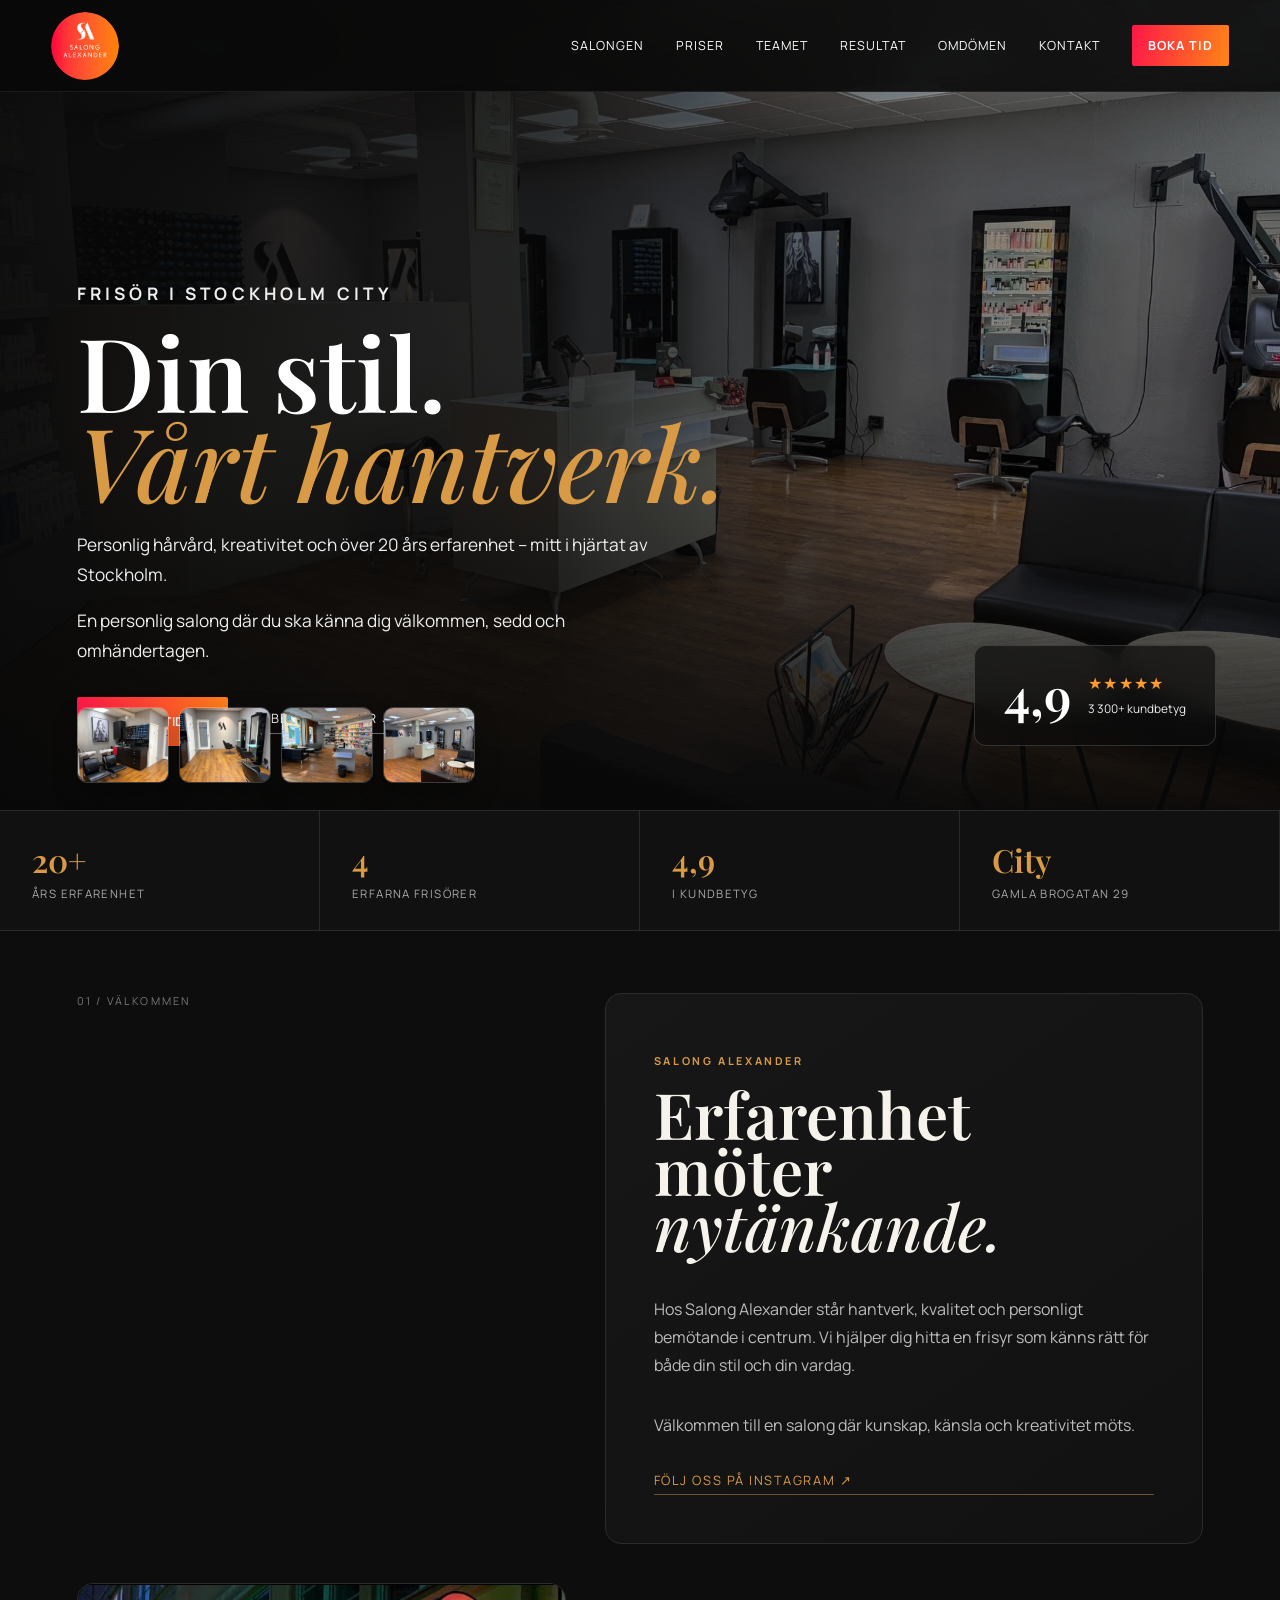
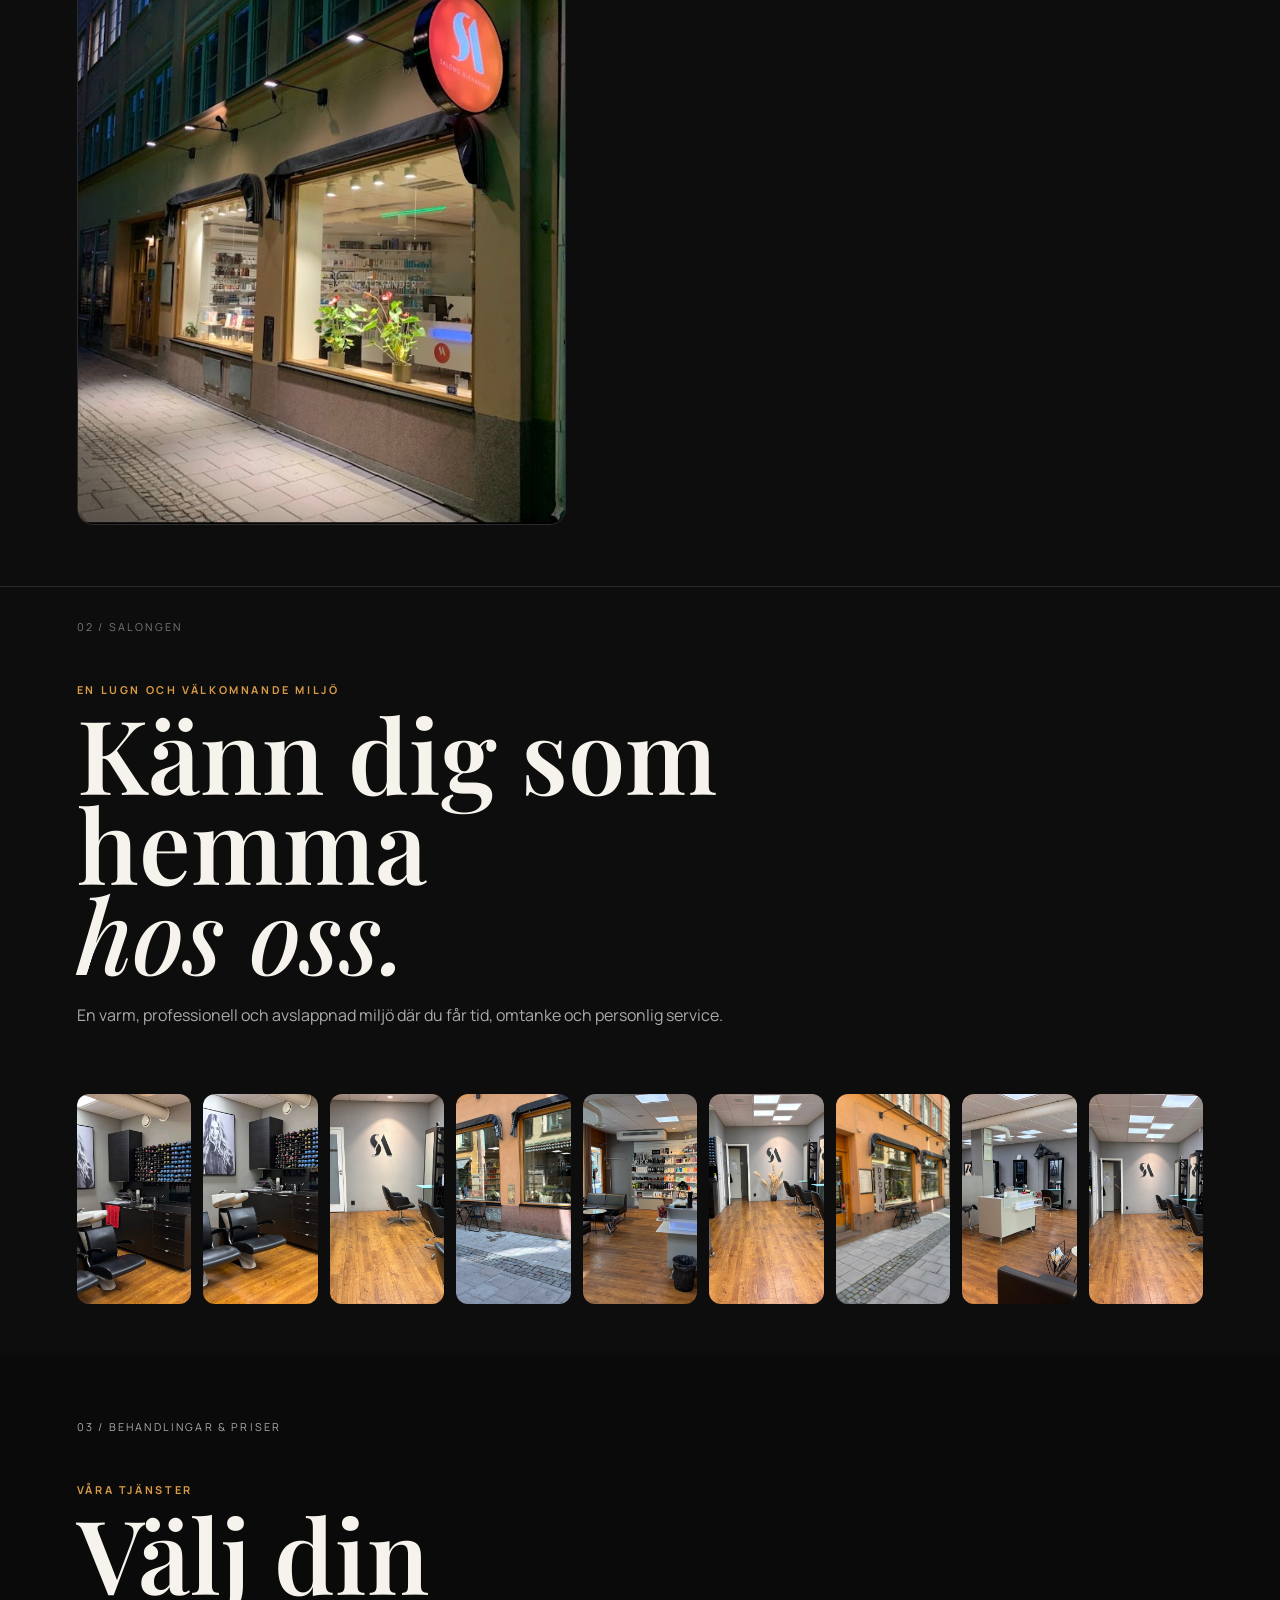
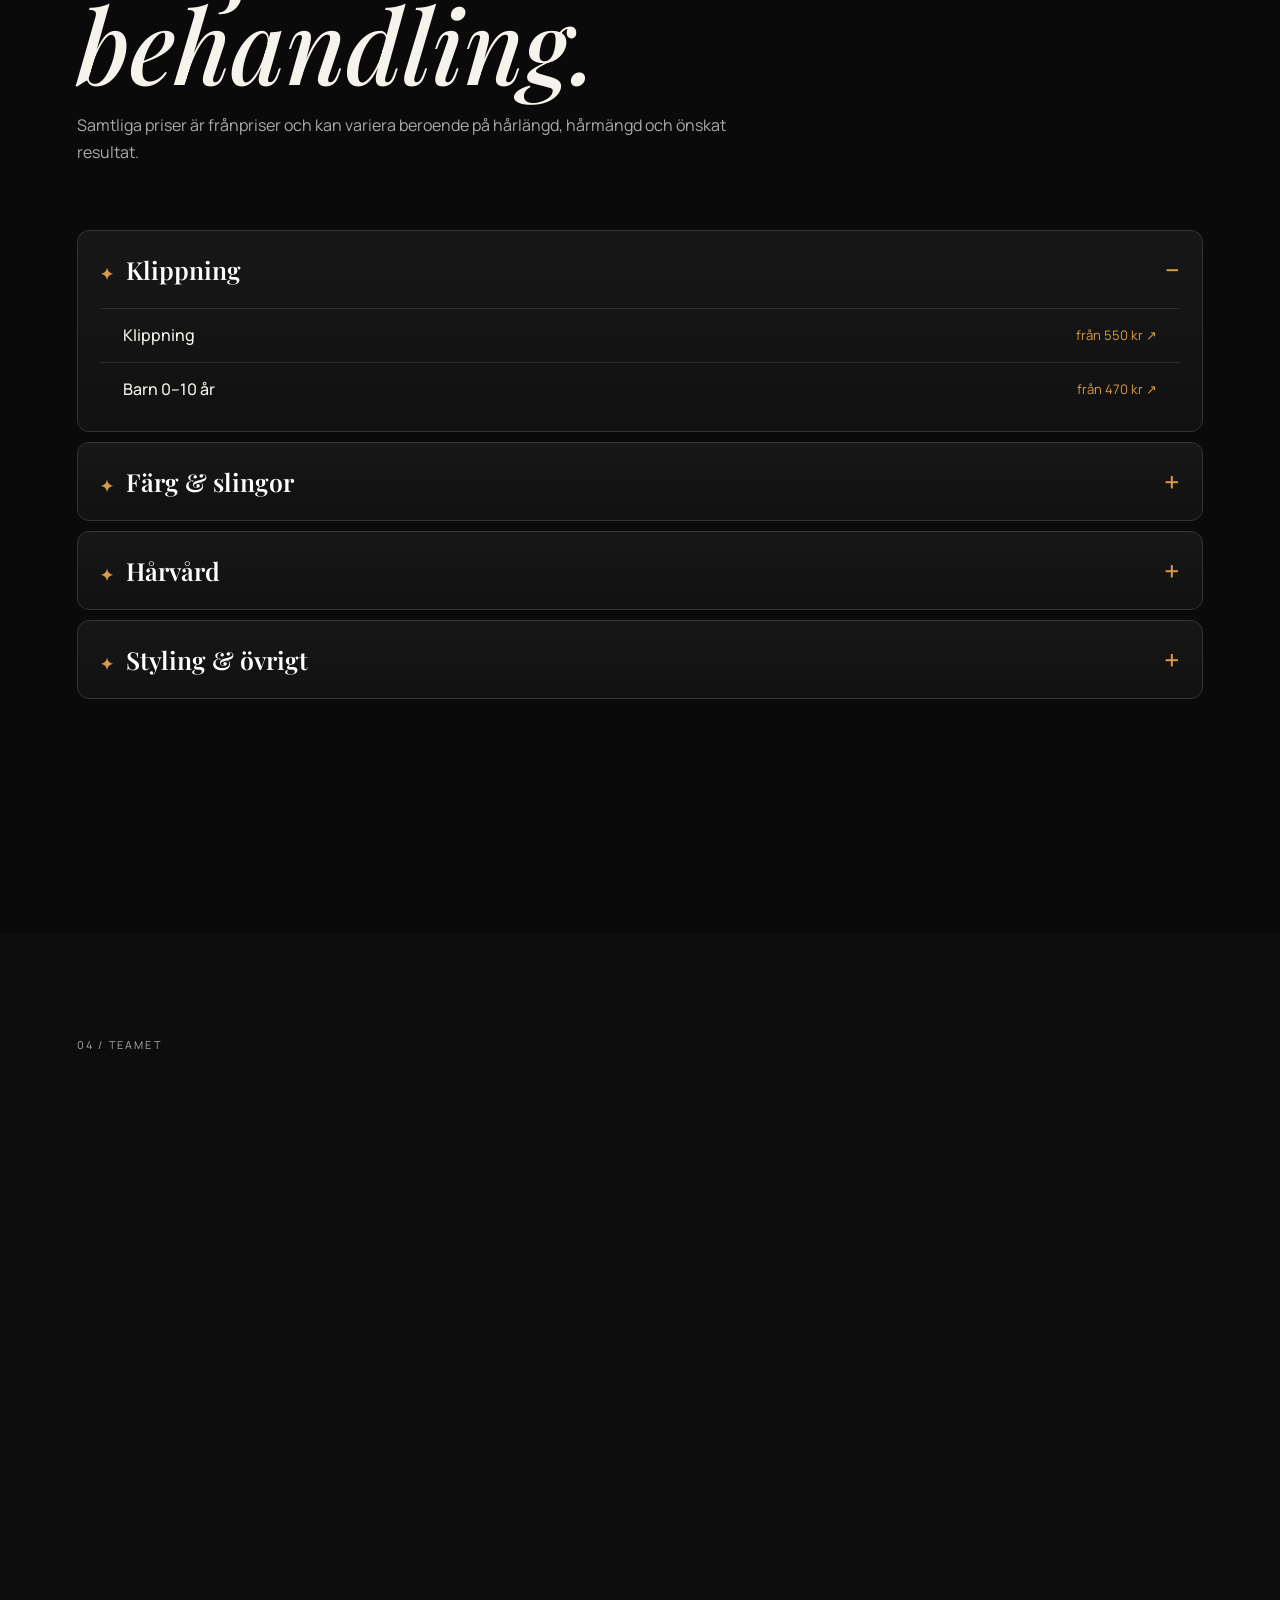
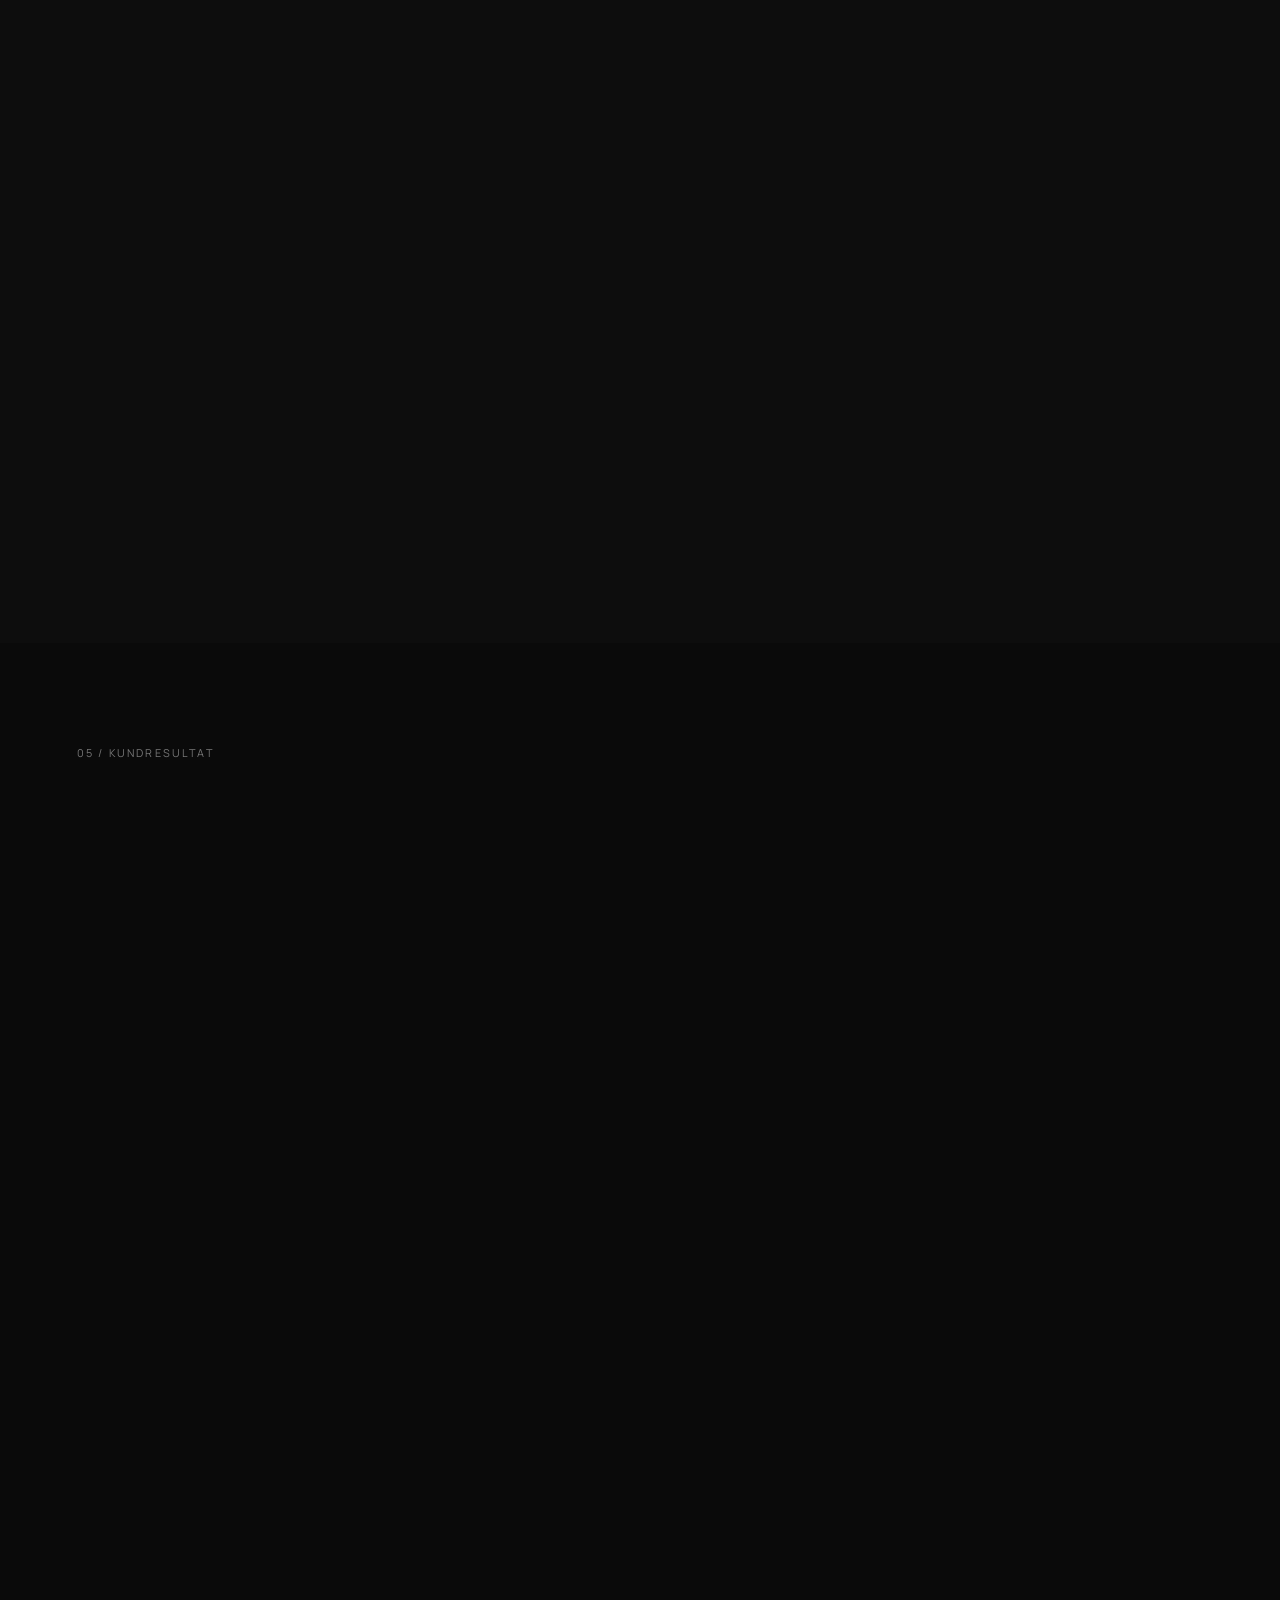
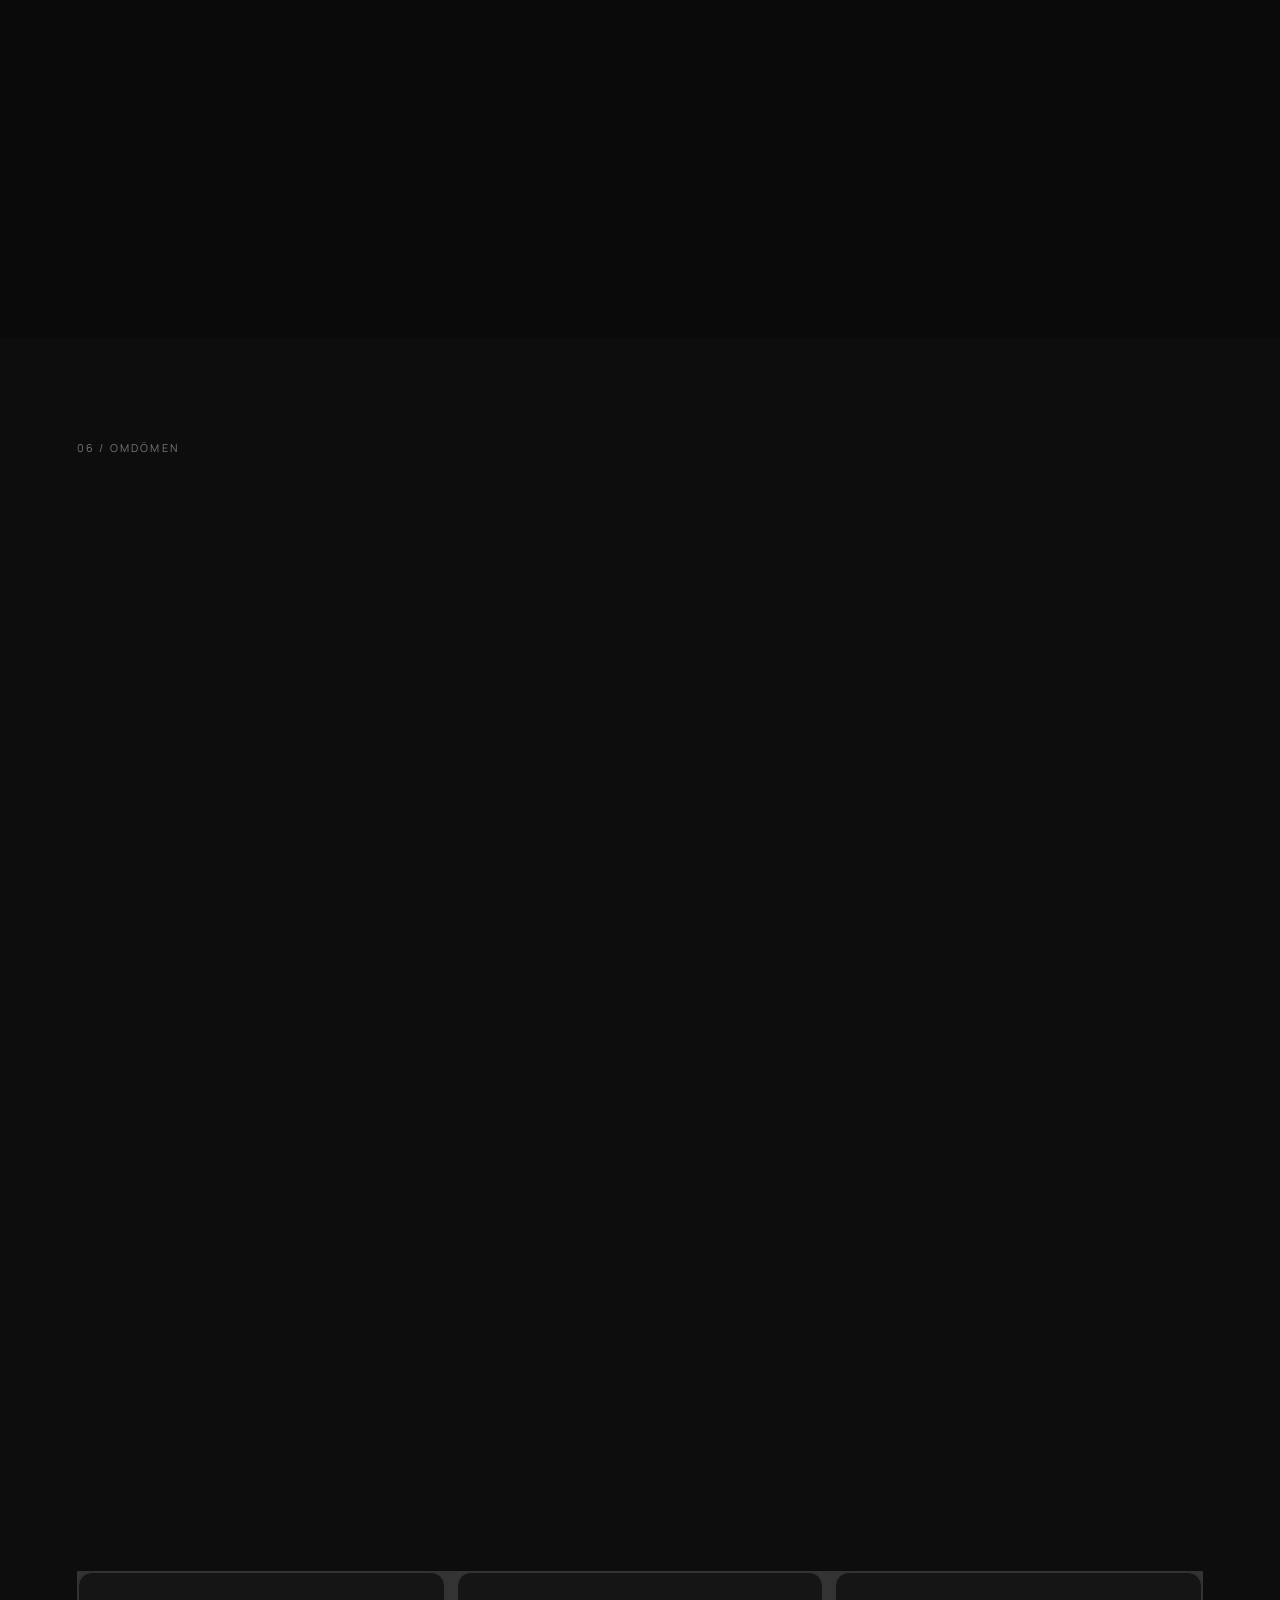
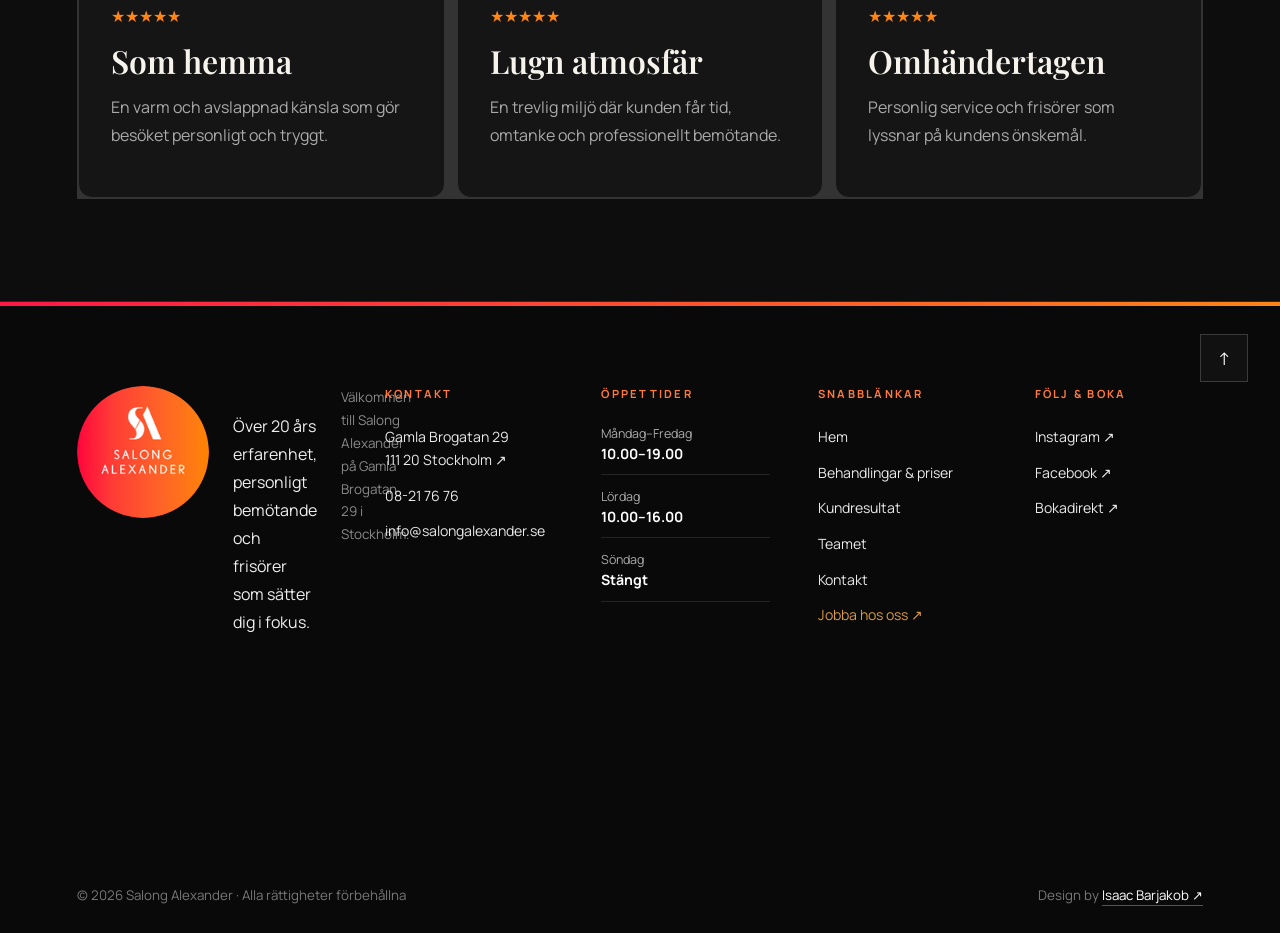
<file: index.html>
<!DOCTYPE html>

<html lang="sv">
<head>
<meta charset="utf-8"/>
<meta content="width=device-width, initial-scale=1" name="viewport"/>
<meta content="Salong Alexander – erfaren frisörsalong på Gamla Brogatan 29 i Stockholm. Klippning, färg, slingor, styling och hårvård." name="description"/>
<title>Salong Alexander | Frisör i Stockholm City</title>
<link href="https://fonts.googleapis.com" rel="preconnect"/>
<link crossorigin="" href="https://fonts.gstatic.com" rel="preconnect"/>
<link href="https://fonts.googleapis.com/css2?family=Manrope:wght@400;500;600;700&amp;family=Playfair+Display:ital,wght@0,600;1,500&amp;display=swap" rel="stylesheet"/>
<link href="styles.css" rel="stylesheet"/>
</head>
<body>
<header class="site-header" id="top">
<a class="brand" href="#top"><img alt="Salong Alexander" src="assets/logo.png"/></a>
<button aria-expanded="false" aria-label="Öppna meny" class="menu-btn"><span></span><span></span></button>
<nav class="nav">
<a href="#om">Om oss</a>
<a href="#salongen">Salongen</a>
<a href="#priser">Priser</a>
<a href="#resultat">Resultat</a>
<a href="#teamet">Teamet</a>
<a href="#kontakt">Kontakt</a>
<a href="#jobb">Jobba hos oss</a>
<a class="btn btn-small" data-ll-key="booking_url" href="https://www.bokadirekt.se/places/salong-alexander-43090" rel="noopener" target="_blank">Boka tid</a>
</nav>
</header>
<main>
<section class="hero">
<div class="hero-bg"></div>
<div class="hero-overlay"></div>
<div class="hero-inner reveal">
<p class="eyebrow" data-ll-key="hero_kicker">FRISÖR I STOCKHOLM CITY</p>
<h1 data-ll-key="hero_title">Din stil.<br/><i>Vårt hantverk.</i></h1>
<p data-ll-key="hero_text">Personlig hårvård, kreativitet och över 20 års erfarenhet – mitt i hjärtat av Stockholm.</p>
<div class="hero-actions">
<a class="btn" data-ll-key="booking_url" href="https://www.bokadirekt.se/places/salong-alexander-43090" rel="noopener" target="_blank">Boka din tid <span>↗</span></a>
<a class="ghost-link" href="#priser">Se behandlingar ↓</a>
</div>
</div>
<aside class="hero-proof reveal">
<strong>4,9</strong>
<div><span>★★★★★</span><p>3 300+ kundbetyg</p></div>
</aside>
</section>
<section class="trust-strip">
<div><strong>20+</strong><span>års erfarenhet</span></div>
<div><strong>4</strong><span>erfarna frisörer</span></div>
<div><strong>4,9</strong><span>i kundbetyg</span></div>
<div><strong>City</strong><span>Gamla Brogatan 29</span></div>
</section>
<section class="section about" id="om">
<div class="section-tag">01 / OM SALONGEN</div>
<div class="about-copy reveal">
<p class="eyebrow accent">SALONG ALEXANDER</p>
<h2 data-ll-key="about_title">Erfarenhet möter<br/><i>nytänkande.</i></h2>
<p data-ll-key="about_text_1">Hos Salong Alexander står hantverk, kvalitet och personligt bemötande i centrum. Vi hjälper dig hitta en frisyr som känns rätt för både din stil och din vardag.</p>
<p data-ll-key="about_text_2">Välkommen till en salong där kunskap, känsla och kreativitet möts.</p>
<a href="https://www.instagram.com/salongalexander/" rel="noopener" target="_blank">Följ oss på Instagram ↗</a>
</div>
<div class="about-image reveal"><img alt="Salong Alexander på Gamla Brogatan" data-ll-key="about_image" src="assets/salong-fasad.jpeg"/></div>
</section>
<section class="section salon-gallery" id="salongen">
<div class="section-tag">08 / SALONGEN</div>
<div class="section-head reveal">
<p class="eyebrow accent">EN LUGN OCH VÄLKOMNANDE MILJÖ</p>
<h2>Känn dig som hemma<br/><i>hos oss.</i></h2>
<p>En varm, professionell och avslappnad miljö där du får tid, omtanke och personlig service.</p>
</div>
<div class="salon-slider reveal">
<div class="salon-track">
<figure class="salon-slide active"><img alt="Salong Alexander interiör" src="assets/salong-extra-01.jpg"/></figure>
<figure class="salon-slide"><img alt="Tvättplatser på Salong Alexander" src="assets/salong-extra-02.jpg"/></figure>
<figure class="salon-slide"><img alt="Klippstationer på Salong Alexander" src="assets/salong-extra-03.jpg"/></figure>
<figure class="salon-slide"><img alt="Salong Alexanders fasad" src="assets/salong-extra-04.jpg"/></figure>
<figure class="salon-slide"><img alt="Reception på Salong Alexander" src="assets/salong-extra-05.jpg"/></figure>
<figure class="salon-slide"><img alt="Salong Alexander interiör" src="assets/salong-extra-06.jpg"/></figure>
<figure class="salon-slide"><img alt="Salong Alexanders fasad" src="assets/salong-extra-07.jpg"/></figure>
<figure class="salon-slide"><img alt="Översikt av Salong Alexander" src="assets/salong-extra-08.jpg"/></figure>
<figure class="salon-slide"><img alt="Klippstationer på Salong Alexander" src="assets/salong-extra-09.jpg"/></figure>
</div>
<button aria-label="Föregående bild" class="salon-prev" type="button">←</button>
<button aria-label="Nästa bild" class="salon-next" type="button">→</button>
<div class="salon-counter"><b>01</b> / 09</div>
</div>
</section>
<section class="section prices" id="priser">
<div class="section-tag light">02 / BEHANDLINGAR &amp; PRISER</div>
<div class="section-head reveal">
<p class="eyebrow accent">VÅRA TJÄNSTER</p>
<h2>Välj din<br/><i>behandling.</i></h2>
<p data-ll-key="prices_intro">Samtliga priser är frånpriser och kan variera beroende på hårlängd, hårmängd och önskat resultat.</p>
</div>
<div class="price-grid reveal">
<article class="price-card">
<span>01</span><h3>Klippning</h3>
<a data-ll-key="booking_url" href="https://www.bokadirekt.se/places/salong-alexander-43090" rel="noopener" target="_blank"><b>Klippning</b><em data-ll-key="price_cut">från 550 kr ↗</em></a>
<a data-ll-key="booking_url" href="https://www.bokadirekt.se/places/salong-alexander-43090" rel="noopener" target="_blank"><b>Barn 0–10 år</b><em data-ll-key="price_child">från 470 kr ↗</em></a>
</article>
<article class="price-card">
<span>02</span><h3>Färg &amp; slingor</h3>
<a data-ll-key="booking_url" href="https://www.bokadirekt.se/places/salong-alexander-43090" rel="noopener" target="_blank"><b>Färgning</b><em data-ll-key="price_color">från 990 kr ↗</em></a>
<a data-ll-key="booking_url" href="https://www.bokadirekt.se/places/salong-alexander-43090" rel="noopener" target="_blank"><b>Folieslingor</b><em data-ll-key="price_foils">från 1 390 kr ↗</em></a>
<a data-ll-key="booking_url" href="https://www.bokadirekt.se/places/salong-alexander-43090" rel="noopener" target="_blank"><b>Toning</b><em data-ll-key="price_toning">från 990 kr ↗</em></a>
<a data-ll-key="booking_url" href="https://www.bokadirekt.se/places/salong-alexander-43090" rel="noopener" target="_blank"><b>Slingor med hätta</b><em data-ll-key="price_cap">från 990 kr ↗</em></a>
</article>
<article class="price-card">
<span>03</span><h3>Hårvård</h3>
<a data-ll-key="booking_url" href="https://www.bokadirekt.se/places/salong-alexander-43090" rel="noopener" target="_blank"><b>Keratinbehandling</b><em data-ll-key="price_keratin">från 2 800 kr ↗</em></a>
<a data-ll-key="booking_url" href="https://www.bokadirekt.se/places/salong-alexander-43090" rel="noopener" target="_blank"><b>Olaplex</b><em data-ll-key="price_olaplex">från 320 kr ↗</em></a>
<a data-ll-key="booking_url" href="https://www.bokadirekt.se/places/salong-alexander-43090" rel="noopener" target="_blank"><b>K18</b><em data-ll-key="price_k18">400 kr ↗</em></a>
</article>
<article class="price-card">
<span>04</span><h3>Styling &amp; övrigt</h3>
<a data-ll-key="booking_url" href="https://www.bokadirekt.se/places/salong-alexander-43090" rel="noopener" target="_blank"><b>Tvätt &amp; fön</b><em data-ll-key="price_blowdry">från 390 kr ↗</em></a>
<a data-ll-key="booking_url" href="https://www.bokadirekt.se/places/salong-alexander-43090" rel="noopener" target="_blank"><b>Hair extensions</b><em data-ll-key="price_extensions">från 4 500 kr ↗</em></a>
</article>
</div>
<div class="price-cta reveal">
<div><small>REDO ATT BOKA?</small><h3>Se alla lediga tider.</h3></div>
<a class="btn" data-ll-key="booking_url" href="https://www.bokadirekt.se/places/salong-alexander-43090" rel="noopener" target="_blank">Boka online <span>↗</span></a>
</div>
</section>
<section class="section portfolio" id="resultat">
<div class="section-tag">03 / VÅRT HANTVERK</div>
<div class="section-head reveal">
<p class="eyebrow accent">RESULTAT MED KÄNSLA</p>
<h2>Detaljerna gör<br/><i>helheten.</i></h2>
<p>Bläddra mellan några av våra kundresultat.</p>
</div>
<div aria-label="Bildspel med kundresultat" class="result-slider reveal">
<div class="result-track">
<figure class="result-slide active">
<img alt="Herrklippning utförd på Salong Alexander" src="assets/herrklippning.jpeg"/>
<figcaption><span>HERRKLIPPNING</span><strong>Precision i varje detalj.</strong></figcaption>
</figure>
<figure class="result-slide">
<img alt="Hår före behandling" src="assets/fore.jpeg"/>
<figcaption><span>FÖRE</span><strong>Utgångsläget före behandlingen.</strong></figcaption>
</figure>
<figure class="result-slide">
<img alt="Hår efter behandling" src="assets/efter.jpeg"/>
<figcaption><span>EFTER</span><strong>Ett mjukare och ljusare resultat.</strong></figcaption>
</figure>
</div>
<button aria-label="Föregående bild" class="slider-arrow slider-prev" type="button">←</button>
<button aria-label="Nästa bild" class="slider-arrow slider-next" type="button">→</button>
<div class="slider-footer">
<div aria-label="Välj bild" class="slider-dots">
<button aria-label="Visa bild 1" class="active" type="button"></button>
<button aria-label="Visa bild 2" type="button"></button>
<button aria-label="Visa bild 3" type="button"></button>
</div>
<span class="slider-counter"><b>01</b> / 03</span>
</div>
</div>
</section>
<section class="section team" id="teamet">
<div class="section-tag light">04 / MÖT TEAMET</div>
<div class="section-head reveal">
<p class="eyebrow accent">MÄNNISKORNA BAKOM SALONGEN</p>
<h2>Erfarenhet.<br/><i>Hantverk. Personlighet.</i></h2>
<p>Fyra frisörer med gesällbrev och en gemensam passion för hår, stil och personligt bemötande.</p>
</div>
<div class="team-grid reveal">
<article class="team-card"><div class="team-photo"><img alt="Robert Barjakob" src="assets/robert-barjakob.jpg"/></div><div class="team-copy"><span>01</span><h3>Robert Barjakob</h3><b>Frisör med gesällbrev</b><p>Erfaren frisör med över 20 års erfarenhet i branschen.</p></div></article>
<article class="team-card"><div class="team-photo"><img alt="Felicia Barjakob" src="assets/felicia-barjakob.jpg"/></div><div class="team-copy"><span>02</span><h3>Felicia Barjakob</h3><b>Frisör med gesällbrev</b><p>Erfaren frisör med över 20 års erfarenhet i branschen.</p></div></article>
<article class="team-card"><div class="team-photo"><img alt="Jakob Barjakob" src="assets/jakob-barjakob.jpg"/></div><div class="team-copy"><span>03</span><h3>Jakob Barjakob</h3><b>Frisör med gesällbrev</b><p>Erfaren frisör med över 20 års erfarenhet i branschen.</p></div></article>
<article class="team-card"><div class="team-photo"><img alt="Nina" src="assets/nina.jpg"/></div><div class="team-copy"><span>04</span><h3>Nina</h3><b>Frisör med gesällbrev</b><p>Erfaren frisör som även arbetar som frisörlärare. Över 20 års erfarenhet i branschen.</p></div></article>
</div>
</section>
<section class="section why-us" id="varfor-oss">
<div class="section-tag">05 / VARFÖR VÄLJA OSS</div>
<div class="section-head reveal">
<p class="eyebrow accent">TRYGGHET, KVALITET &amp; KÄNSLA</p>
<h2>Därför väljer kunder<br/><i>Salong Alexander.</i></h2>
</div>
<div class="why-grid reveal">
<article><span>01</span><strong>Över 20 års erfarenhet</strong><p>Lång erfarenhet, trygg rådgivning och ett hantverk som anpassas efter varje kund.</p></article>
<article><span>02</span><strong>Frisörer med gesällbrev</strong><p>Dokumenterad yrkeskunskap, gedigen utbildning och stor erfarenhet inom frisöryrket.</p></article>
<article><span>03</span><strong>4,9 av 5 i kundbetyg</strong><p>Tusentals kundbetyg speglar ett starkt förtroende och många återkommande besök.</p></article>
<article><span>04</span><strong>Mitt i Stockholm City</strong><p>Du hittar oss centralt på Gamla Brogatan 29, nära shopping och kommunikationer.</p></article>
</div>
</section>
<section class="section reviews real-reviews">
<div class="section-tag">06 / KUNDOMDÖMEN</div>
<div class="section-head reveal">
<p class="eyebrow accent">VAD KUNDERNA SÄGER</p>
<h2>Riktiga ord från<br/><i>riktiga kunder.</i></h2>
<p>Omdömen från kunder som har besökt Salong Alexander.</p>
</div>
<div class="review-cards reveal">
<article><span>★★★★★</span><blockquote>“Levererar alltid ett lysande resultat.”</blockquote><p>Jennifer · kundomdöme via Hitta.se</p></article>
<article><span>★★★★★</span><blockquote>“100 % trygg i hans stol.”</blockquote><p>Jennifer · kundomdöme via Hitta.se</p></article>
<article><span>★★★★★</span><blockquote>“Trevlig salong med professionella frisörer.”</blockquote><p>Erik · kundomdöme via Hitta.se</p></article>
</div>
<div class="review-score reveal"><strong>4,9</strong><div><span>★★★★★</span><p>Över 3 300 kundbetyg på Bokadirekt</p></div></div>
<div class="google-merged-head reveal">
<p class="eyebrow accent">ÄVEN PÅ GOOGLE</p>
<h3>Kunder uppskattar den lugna atmosfären och att de känner sig väl omhändertagna.</h3>
</div>
<div class="google-review-grid reveal">
<article><span>★★★★★</span><h3>Som hemma</h3><p>En varm och avslappnad känsla som gör besöket personligt och tryggt.</p></article>
<article><span>★★★★★</span><h3>Lugn atmosfär</h3><p>En trevlig miljö där kunden får tid, omtanke och professionellt bemötande.</p></article>
<article><span>★★★★★</span><h3>Omhändertagen</h3><p>Personlig service och frisörer som lyssnar på kundens önskemål.</p></article>
</div>
</section>
<section class="section contact" id="kontakt">
<div class="section-tag light contact-tag">07 / KONTAKT</div>
<div class="contact-copy reveal">
<p class="eyebrow accent">VÄLKOMMEN IN</p>
<h2>Vi ses på<br/><i>Gamla Brogatan.</i></h2>
<address>Gamla Brogatan 29<br/>111 20 Stockholm</address>
<a data-ll-key="phone_link" href="tel:08217676"><span data-ll-key="phone_text">08-21 76 76</span></a>
<a data-ll-key="email_link" href="mailto:info@salongalexander.se"><span data-ll-key="email_text">info@salongalexander.se</span></a>
</div>
<div class="hours reveal">
<p class="eyebrow">ÖPPETTIDER</p>
<div><span>Måndag–Fredag</span><b>10.00–19.00</b></div>
<div><span>Lördag</span><b>10.00–16.00</b></div>
<div><span>Söndag</span><b>Stängt</b></div>
<a class="btn" href="https://maps.google.com/?q=Gamla+Brogatan+29+Stockholm" rel="noopener" target="_blank">Hitta hit <span>↗</span></a>
</div>
</section>
</main>
<section aria-label="Jobba hos oss" class="section careers" id="jobb">
<div class="careers-inner reveal">
<div>
<p class="eyebrow accent">JOBBA HOS OSS</p>
<h2>Vill du bli en del<br/><i>av vårt team?</i></h2>
<p data-ll-key="careers_text">Är du frisör och intresserad av att arbeta hos oss? Skicka gärna en intresseanmälan.</p>
</div>
<a class="btn" href="mailto:kontakt@salongalexander.se?subject=Intresseanmälan%20-%20Jobba%20hos%20Salong%20Alexander">Skriv till oss <span>↗</span></a>
</div>
<a class="careers-mail" href="mailto:kontakt@salongalexander.se?subject=Ansökan%20-%20Frisör%20Salong%20Alexander&amp;body=Hej%21%0A%0AJag%20är%20intresserad%20av%20att%20arbeta%20hos%20Salong%20Alexander%20och%20vill%20gärna%20komma%20i%20kontakt%20med%20er.%0A%0AMed%20vänliga%20hälsningar">kontakt@salongalexander.se ↗</a>
</section>
<section class="footer-cta">
<div>
<p>REDO FÖR EN NY LOOK?</p>
<h2>Boka din tid och låt oss<br/><i>ta hand om resten.</i></h2>
</div>
<a class="btn" data-ll-key="booking_url" href="https://www.bokadirekt.se/places/salong-alexander-43090" rel="noopener" target="_blank">Boka tid online <span>↗</span></a>
</section>
<footer class="site-footer">
<div class="footer-accent"></div>
<a aria-label="Till toppen" class="back-to-top" href="#top">↑</a>
<div class="footer-main">
<div class="footer-intro">
<a aria-label="Salong Alexander – till toppen" class="footer-logo" href="#top">
<img alt="Salong Alexander" src="assets/logo.png"/>
</a>
<p>Över 20 års erfarenhet, personligt bemötande och frisörer som sätter dig i fokus.</p>
<span>Välkommen till Salong Alexander på Gamla Brogatan 29 i Stockholm.</span>
</div>
<div class="footer-group">
<h3>Kontakt</h3>
<a href="https://maps.google.com/?q=Gamla+Brogatan+29+Stockholm" rel="noopener" target="_blank">Gamla Brogatan 29<br/>111 20 Stockholm ↗</a>
<a data-ll-key="phone_link" href="tel:08217676"><span data-ll-key="phone_text">08-21 76 76</span></a>
<a data-ll-key="email_link" href="mailto:info@salongalexander.se"><span data-ll-key="email_text">info@salongalexander.se</span></a>
</div>
<div class="footer-group">
<h3>Öppettider</h3>
<div class="footer-hours"><span>Måndag–Fredag</span><b data-ll-key="hours_weekdays">10.00–19.00</b></div>
<div class="footer-hours"><span>Lördag</span><b data-ll-key="hours_saturday">10.00–16.00</b></div>
<div class="footer-hours"><span>Söndag</span><b data-ll-key="hours_sunday">Stängt</b></div>
</div>
<div class="footer-group">
<h3>Snabblänkar</h3>
<a href="#top">Hem</a>
<a href="#priser">Behandlingar &amp; priser</a>
<a href="#resultat">Kundresultat</a>
<a href="#teamet">Teamet</a>
<a href="#kontakt">Kontakt</a>
<a href="#jobb">Jobba hos oss</a>
</div>
<div class="footer-group">
<h3>Följ &amp; boka</h3>
<a href="https://www.instagram.com/salongalexander/" rel="noopener" target="_blank">Instagram ↗</a>
<a href="https://www.facebook.com/share/14i4XmoXKcg/?mibextid=wwXIfr" rel="noopener" target="_blank">Facebook ↗</a>
<a data-ll-key="booking_url" href="https://www.bokadirekt.se/places/salong-alexander-43090" rel="noopener" target="_blank">Bokadirekt ↗</a>
</div>
</div>
<div class="footer-map">
<iframe loading="lazy" referrerpolicy="no-referrer-when-downgrade" src="https://www.google.com/maps?q=Gamla%20Brogatan%2029%2C%20Stockholm&amp;output=embed" title="Karta till Salong Alexander"></iframe>
</div>
<div class="footer-bottom">
<small>© <span id="year"></span> Salong Alexander · Alla rättigheter förbehållna</small>
<small>Design by <a href="https://se.linkedin.com/in/isaac-isa-barjakob-514862201" rel="noopener" target="_blank">Isaac Barjakob ↗</a></small>
</div>
</footer>
<a class="mobile-book" data-ll-key="booking_url" href="https://www.bokadirekt.se/places/salong-alexander-43090" rel="noopener" target="_blank">BOKA TID <span>↗</span></a>
<script
  src="https://c8ec59f7.ll-admin.pages.dev/ll-connector-v2.js?v=20260726"
  data-ll-site="4366bf87-02d7-44e8-ba2b-e5952c2e330b"
  data-ll-token="tvPjbgoJFvhoSPBM3ALYG9tacBu1kXp3qqBHtQ4b4w4"
  defer></script>
<script src="script.js"></script>
</body>
</html>
</file>
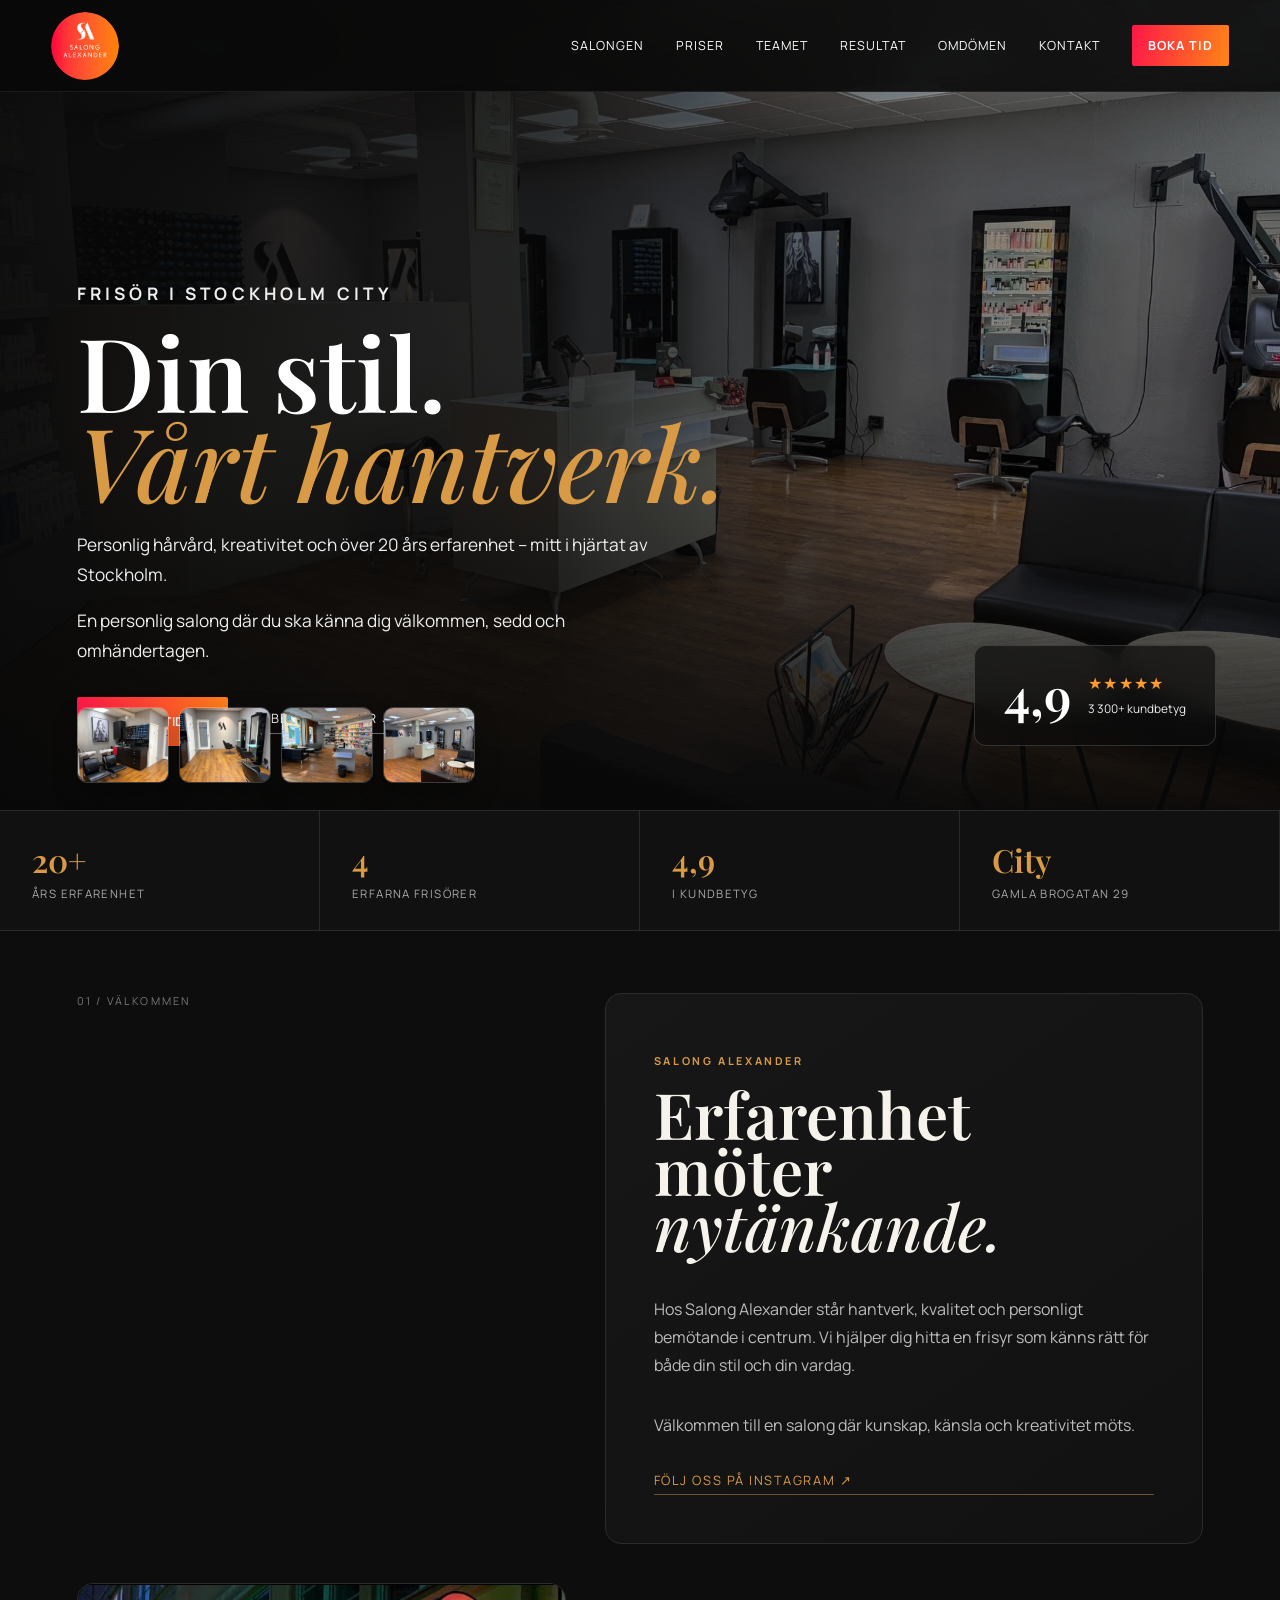
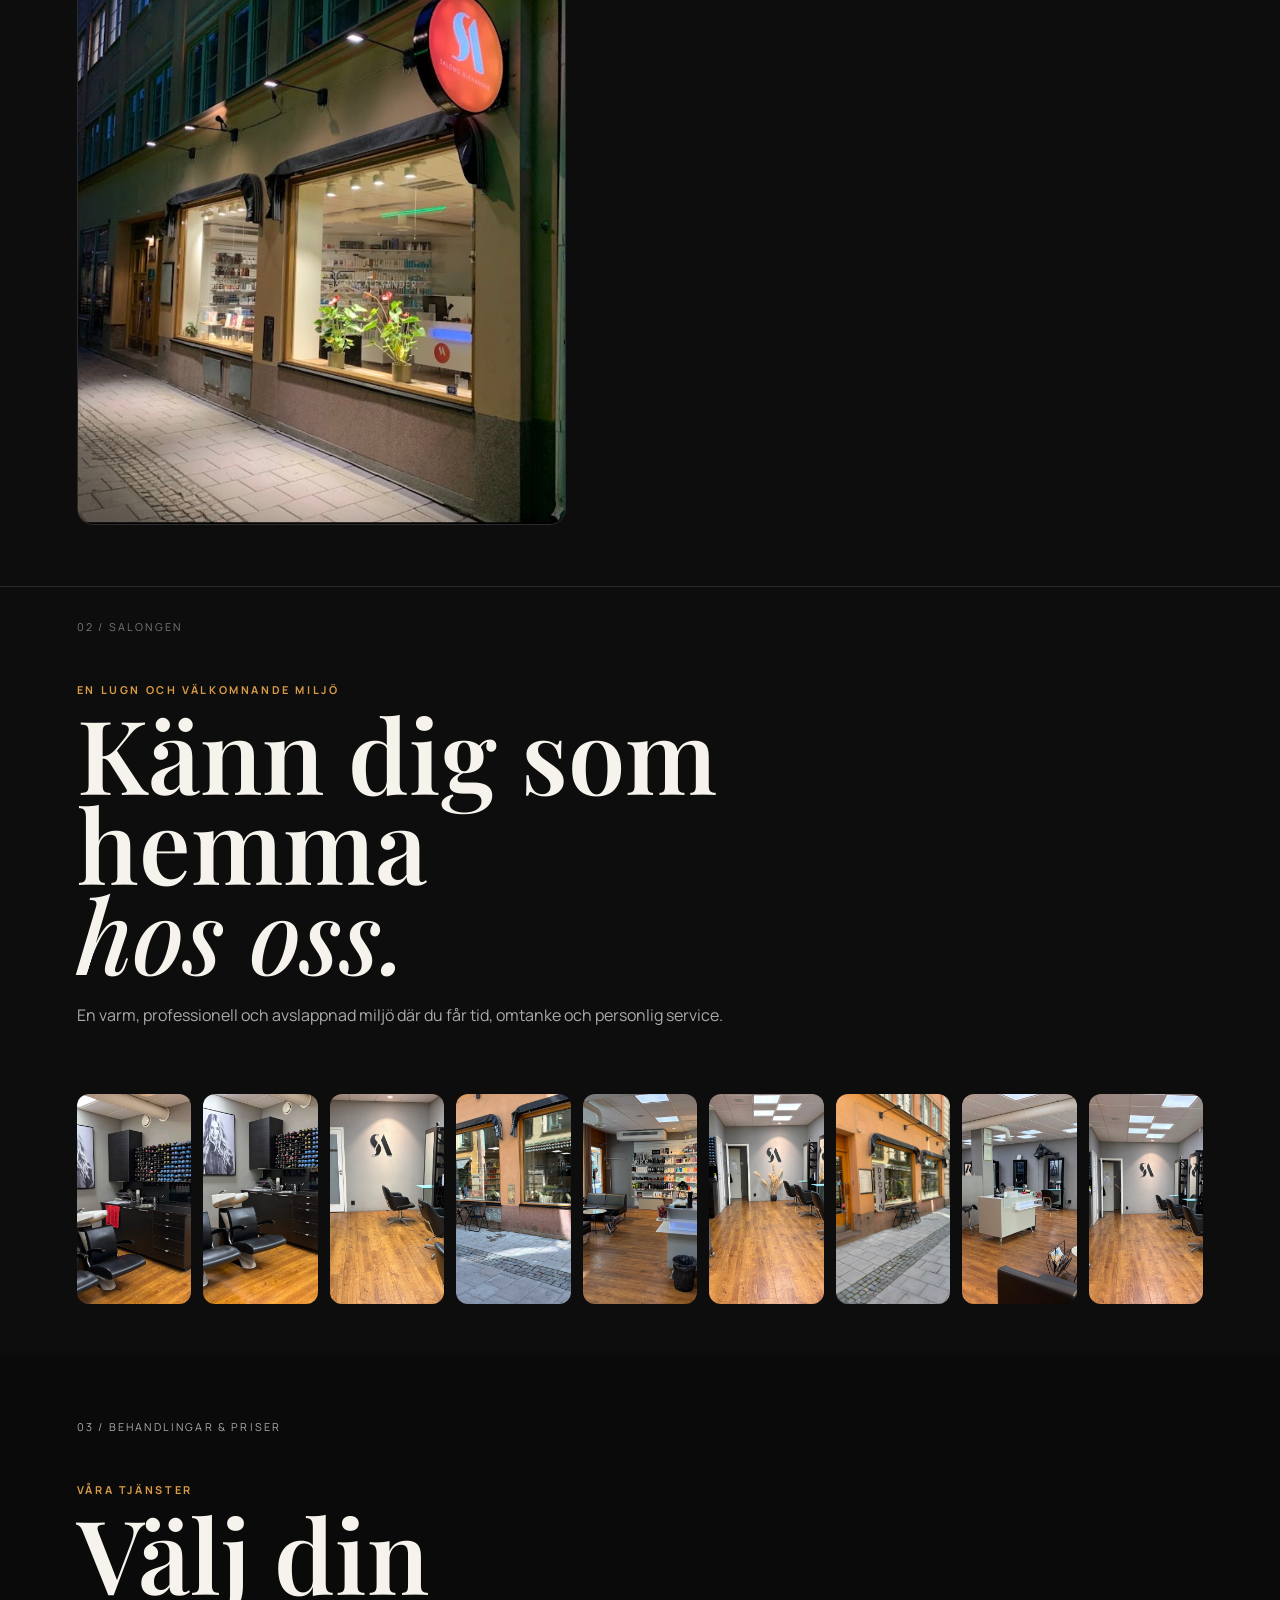
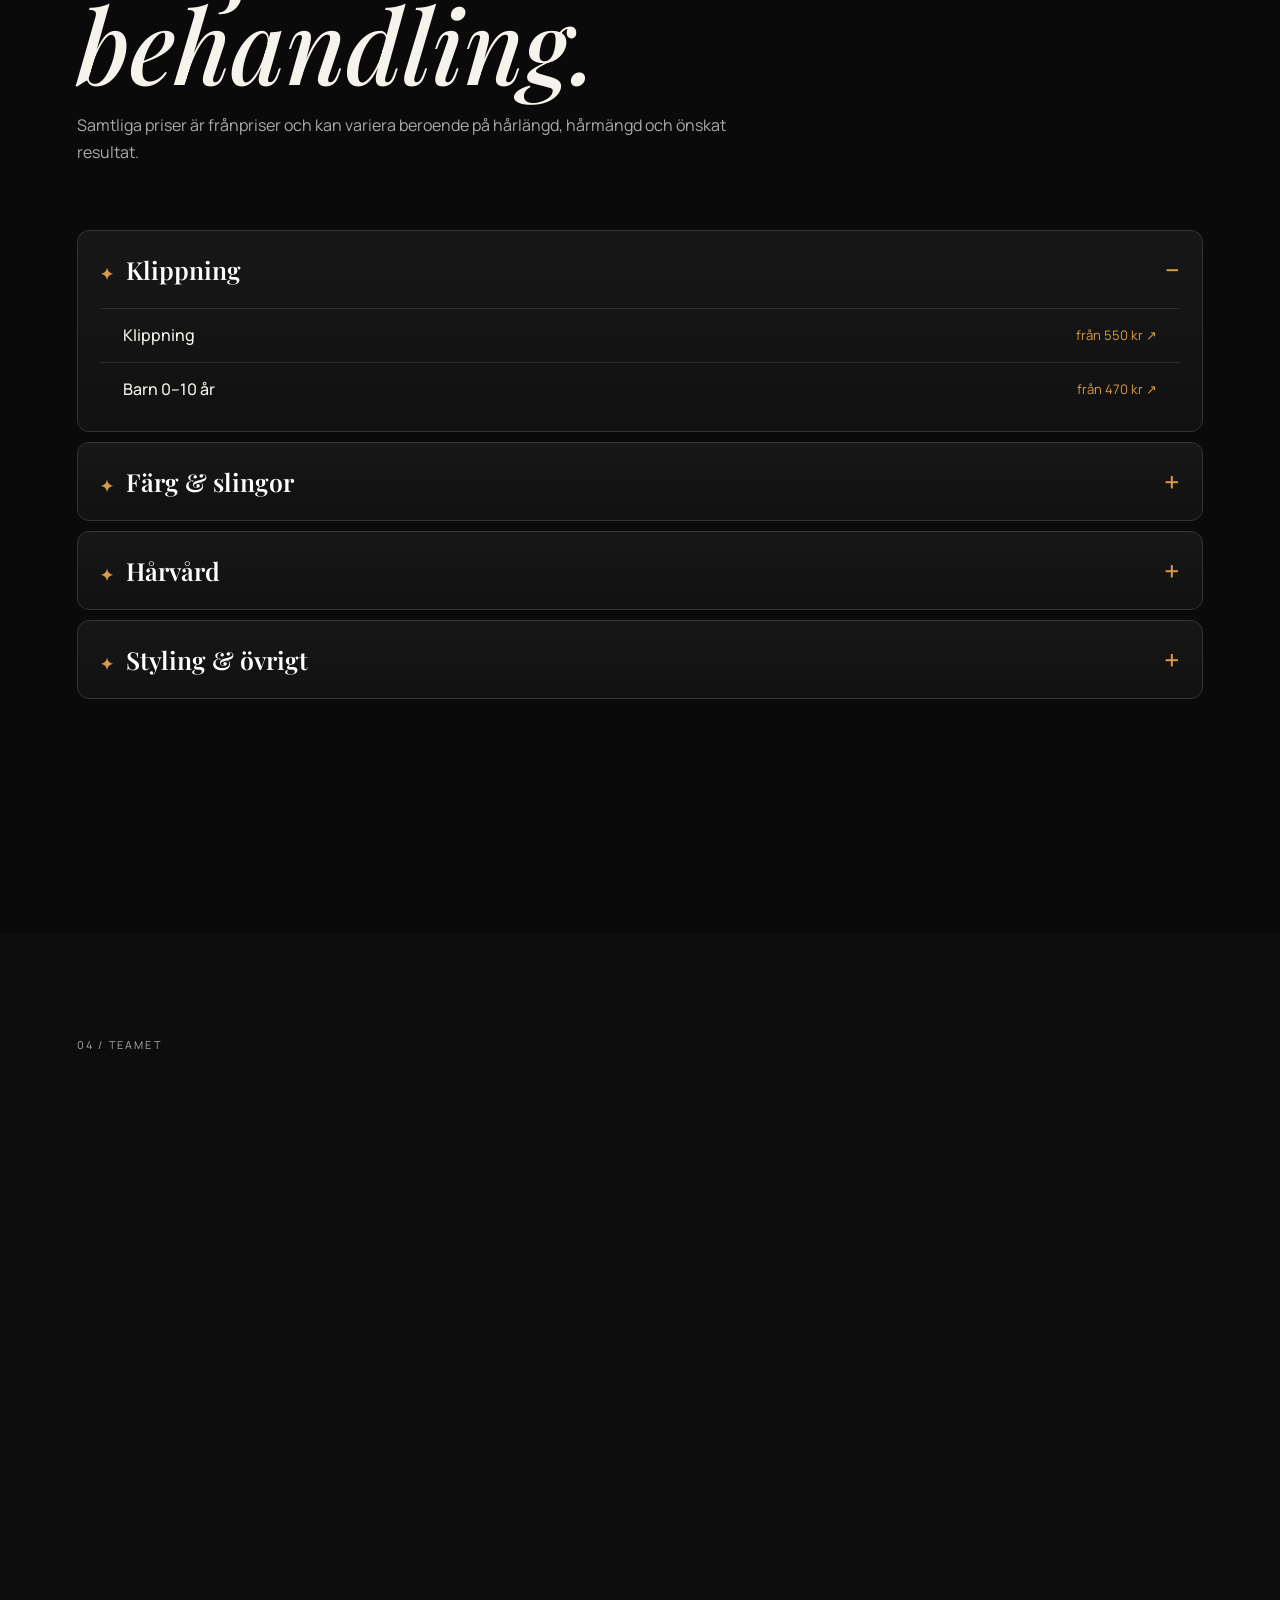
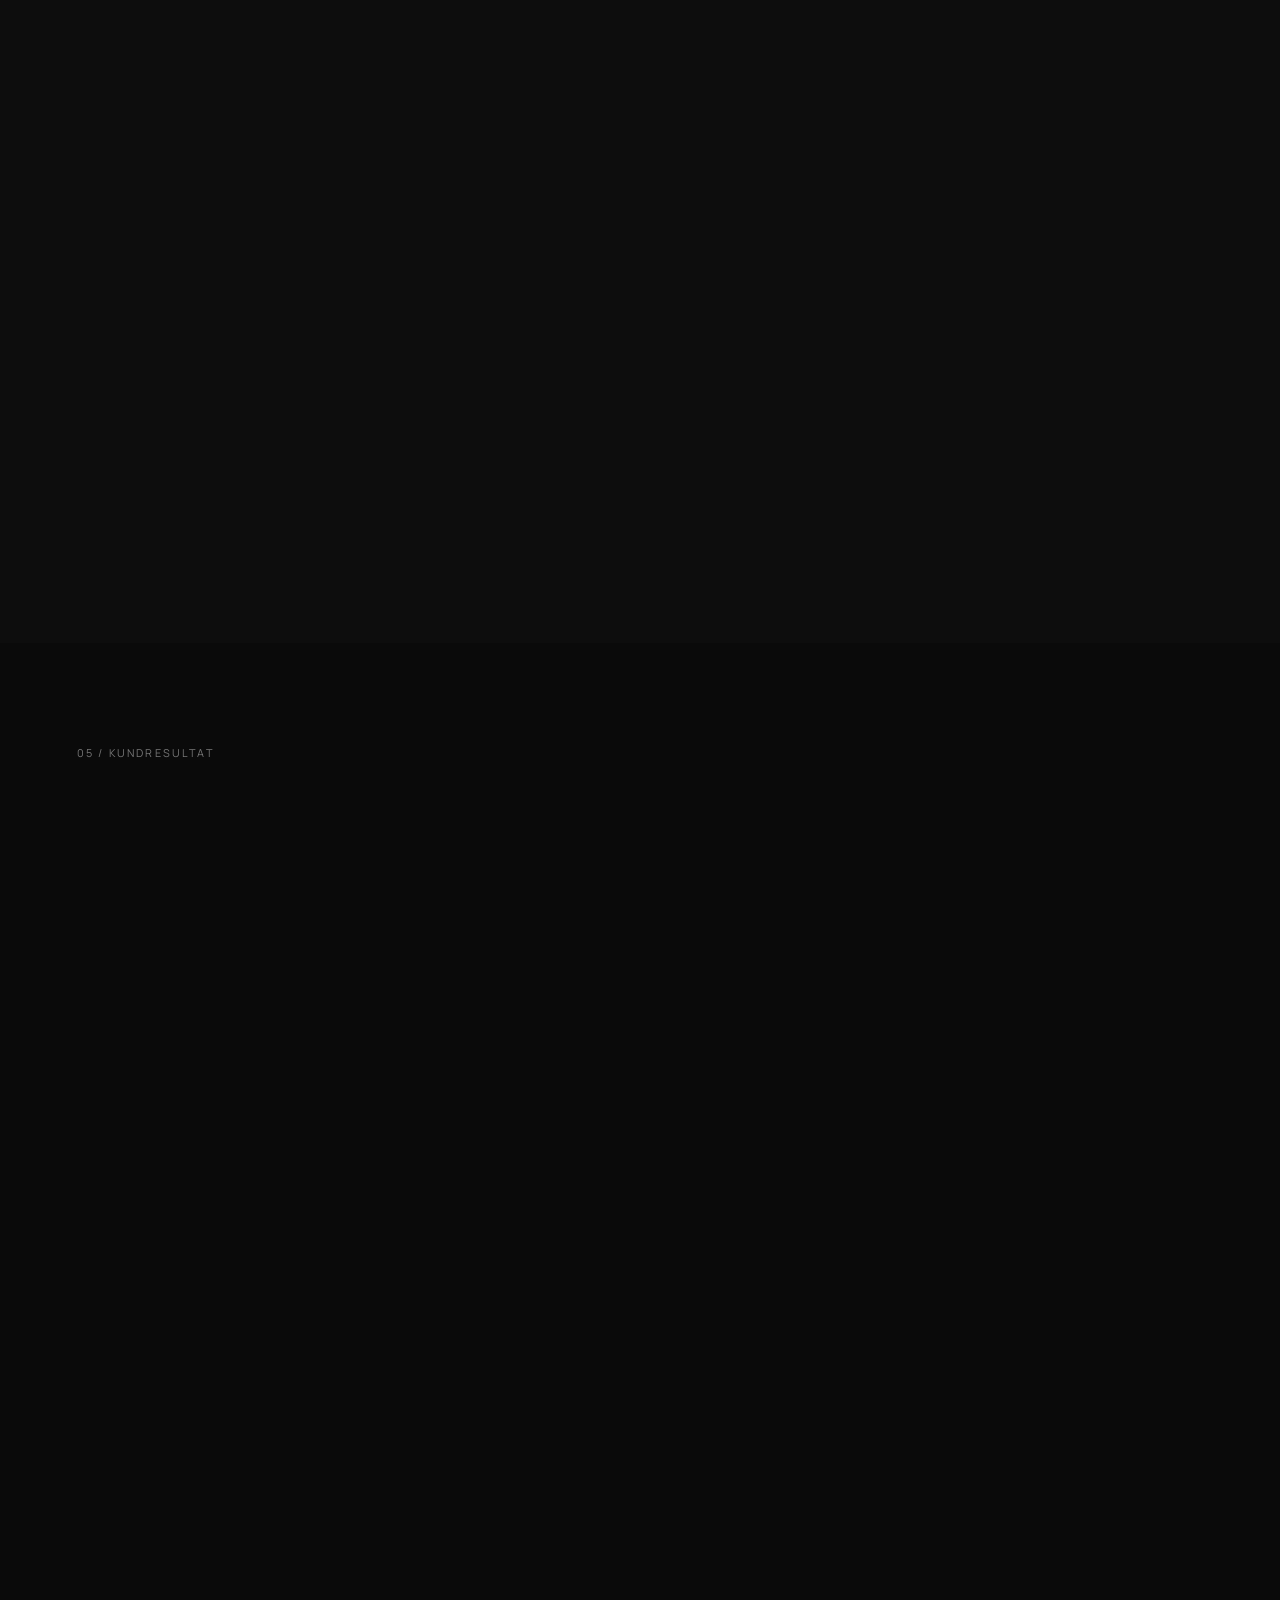
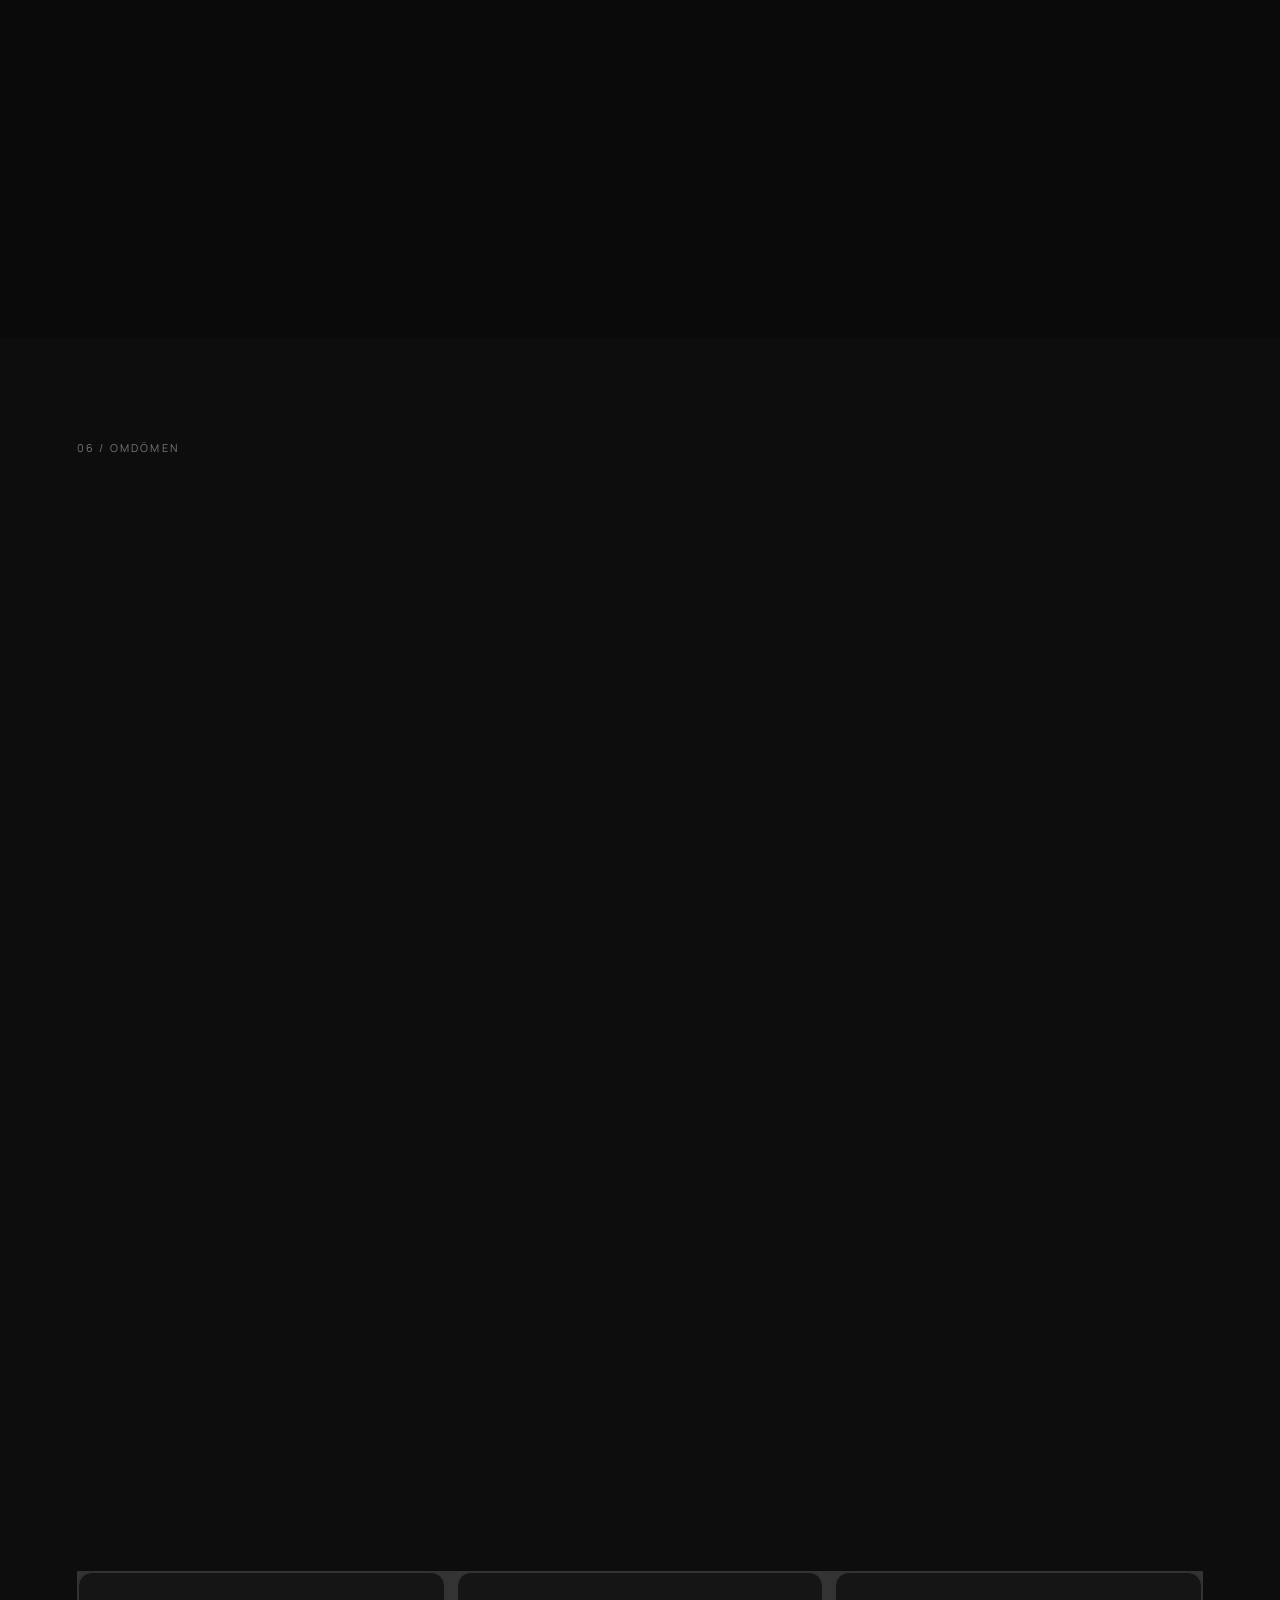
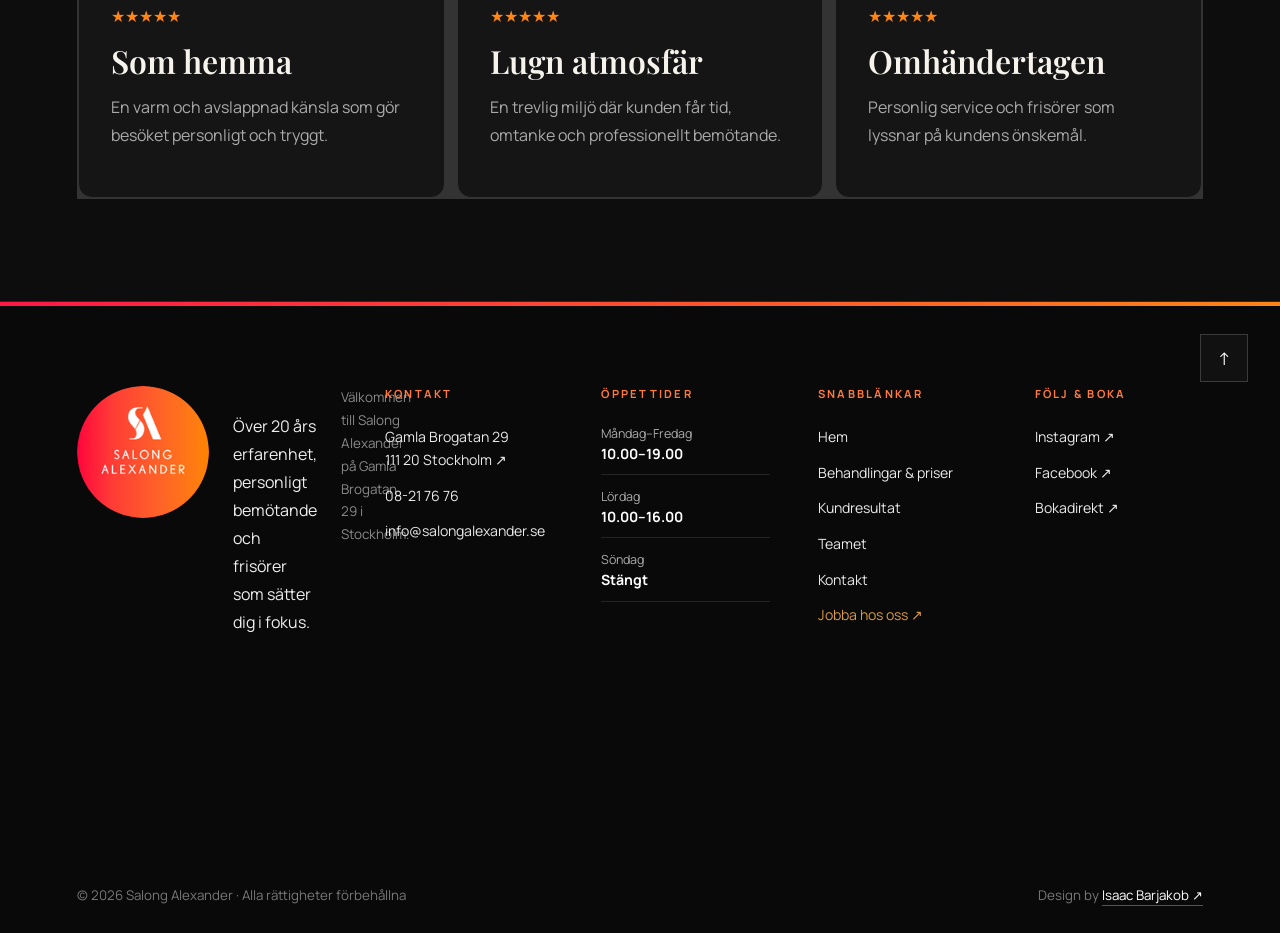
<file: index(9).html>
<!DOCTYPE html>

<html lang="sv">
<head>
<meta charset="utf-8"/>
<meta content="width=device-width, initial-scale=1" name="viewport"/>
<meta content="Salong Alexander – erfaren frisörsalong på Gamla Brogatan 29 i Stockholm. Klippning, färg, slingor, styling och hårvård." name="description"/>
<title>Salong Alexander | Frisör i Stockholm City</title>
<link href="https://fonts.googleapis.com" rel="preconnect"/>
<link crossorigin="" href="https://fonts.gstatic.com" rel="preconnect"/>
<link href="https://fonts.googleapis.com/css2?family=Manrope:wght@400;500;600;700&amp;family=Playfair+Display:ital,wght@0,600;1,500&amp;display=swap" rel="stylesheet"/>
<link href="styles.css" rel="stylesheet"/>
</head>
<body>
<header class="site-header" id="top">
<a class="brand" href="#top"><img alt="Salong Alexander" src="assets/logo.png"/></a>
<button aria-expanded="false" aria-label="Öppna meny" class="menu-btn"><span></span><span></span></button>
<nav class="nav">
<a href="#om">Om oss</a>
<a href="#salongen">Salongen</a>
<a href="#priser">Priser</a>
<a href="#resultat">Resultat</a>
<a href="#teamet">Teamet</a>
<a href="#kontakt">Kontakt</a>
<a href="#jobb">Jobba hos oss</a>
<a class="btn btn-small" data-ll-key="booking_url" href="https://www.bokadirekt.se/places/salong-alexander-43090" rel="noopener" target="_blank">Boka tid</a>
</nav>
</header>
<main>
<section class="hero">
<div class="hero-bg"></div>
<div class="hero-overlay"></div>
<div class="hero-inner reveal">
<p class="eyebrow" data-ll-key="hero_kicker">FRISÖR I STOCKHOLM CITY</p>
<h1 data-ll-key="hero_title">Din stil.<br/><i>Vårt hantverk.</i></h1>
<p data-ll-key="hero_text">Personlig hårvård, kreativitet och över 20 års erfarenhet – mitt i hjärtat av Stockholm.</p>
<div class="hero-actions">
<a class="btn" data-ll-key="booking_url" href="https://www.bokadirekt.se/places/salong-alexander-43090" rel="noopener" target="_blank">Boka din tid <span>↗</span></a>
<a class="ghost-link" href="#priser">Se behandlingar ↓</a>
</div>
</div>
<aside class="hero-proof reveal">
<strong>4,9</strong>
<div><span>★★★★★</span><p>3 300+ kundbetyg</p></div>
</aside>
</section>
<section class="trust-strip">
<div><strong>20+</strong><span>års erfarenhet</span></div>
<div><strong>4</strong><span>erfarna frisörer</span></div>
<div><strong>4,9</strong><span>i kundbetyg</span></div>
<div><strong>City</strong><span>Gamla Brogatan 29</span></div>
</section>
<section class="section about" id="om">
<div class="section-tag">01 / OM SALONGEN</div>
<div class="about-copy reveal">
<p class="eyebrow accent">SALONG ALEXANDER</p>
<h2 data-ll-key="about_title">Erfarenhet möter<br/><i>nytänkande.</i></h2>
<p data-ll-key="about_text_1">Hos Salong Alexander står hantverk, kvalitet och personligt bemötande i centrum. Vi hjälper dig hitta en frisyr som känns rätt för både din stil och din vardag.</p>
<p data-ll-key="about_text_2">Välkommen till en salong där kunskap, känsla och kreativitet möts.</p>
<a href="https://www.instagram.com/salongalexander/" rel="noopener" target="_blank">Följ oss på Instagram ↗</a>
</div>
<div class="about-image reveal"><img alt="Salong Alexander på Gamla Brogatan" data-ll-key="about_image" src="assets/salong-fasad.jpeg"/></div>
</section>
<section class="section salon-gallery" id="salongen">
<div class="section-tag">08 / SALONGEN</div>
<div class="section-head reveal">
<p class="eyebrow accent">EN LUGN OCH VÄLKOMNANDE MILJÖ</p>
<h2>Känn dig som hemma<br/><i>hos oss.</i></h2>
<p>En varm, professionell och avslappnad miljö där du får tid, omtanke och personlig service.</p>
</div>
<div class="salon-slider reveal">
<div class="salon-track">
<figure class="salon-slide active"><img alt="Salong Alexander interiör" src="assets/salong-extra-01.jpg"/></figure>
<figure class="salon-slide"><img alt="Tvättplatser på Salong Alexander" src="assets/salong-extra-02.jpg"/></figure>
<figure class="salon-slide"><img alt="Klippstationer på Salong Alexander" src="assets/salong-extra-03.jpg"/></figure>
<figure class="salon-slide"><img alt="Salong Alexanders fasad" src="assets/salong-extra-04.jpg"/></figure>
<figure class="salon-slide"><img alt="Reception på Salong Alexander" src="assets/salong-extra-05.jpg"/></figure>
<figure class="salon-slide"><img alt="Salong Alexander interiör" src="assets/salong-extra-06.jpg"/></figure>
<figure class="salon-slide"><img alt="Salong Alexanders fasad" src="assets/salong-extra-07.jpg"/></figure>
<figure class="salon-slide"><img alt="Översikt av Salong Alexander" src="assets/salong-extra-08.jpg"/></figure>
<figure class="salon-slide"><img alt="Klippstationer på Salong Alexander" src="assets/salong-extra-09.jpg"/></figure>
</div>
<button aria-label="Föregående bild" class="salon-prev" type="button">←</button>
<button aria-label="Nästa bild" class="salon-next" type="button">→</button>
<div class="salon-counter"><b>01</b> / 09</div>
</div>
</section>
<section class="section prices" id="priser">
<div class="section-tag light">02 / BEHANDLINGAR &amp; PRISER</div>
<div class="section-head reveal">
<p class="eyebrow accent">VÅRA TJÄNSTER</p>
<h2>Välj din<br/><i>behandling.</i></h2>
<p data-ll-key="prices_intro">Samtliga priser är frånpriser och kan variera beroende på hårlängd, hårmängd och önskat resultat.</p>
</div>
<div class="price-grid reveal">
<article class="price-card">
<span>01</span><h3>Klippning</h3>
<a data-ll-key="booking_url" href="https://www.bokadirekt.se/places/salong-alexander-43090" rel="noopener" target="_blank"><b>Klippning</b><em data-ll-key="price_cut">från 550 kr ↗</em></a>
<a data-ll-key="booking_url" href="https://www.bokadirekt.se/places/salong-alexander-43090" rel="noopener" target="_blank"><b>Barn 0–10 år</b><em data-ll-key="price_child">från 470 kr ↗</em></a>
</article>
<article class="price-card">
<span>02</span><h3>Färg &amp; slingor</h3>
<a data-ll-key="booking_url" href="https://www.bokadirekt.se/places/salong-alexander-43090" rel="noopener" target="_blank"><b>Färgning</b><em data-ll-key="price_color">från 990 kr ↗</em></a>
<a data-ll-key="booking_url" href="https://www.bokadirekt.se/places/salong-alexander-43090" rel="noopener" target="_blank"><b>Folieslingor</b><em data-ll-key="price_foils">från 1 390 kr ↗</em></a>
<a data-ll-key="booking_url" href="https://www.bokadirekt.se/places/salong-alexander-43090" rel="noopener" target="_blank"><b>Toning</b><em data-ll-key="price_toning">från 990 kr ↗</em></a>
<a data-ll-key="booking_url" href="https://www.bokadirekt.se/places/salong-alexander-43090" rel="noopener" target="_blank"><b>Slingor med hätta</b><em data-ll-key="price_cap">från 990 kr ↗</em></a>
</article>
<article class="price-card">
<span>03</span><h3>Hårvård</h3>
<a data-ll-key="booking_url" href="https://www.bokadirekt.se/places/salong-alexander-43090" rel="noopener" target="_blank"><b>Keratinbehandling</b><em data-ll-key="price_keratin">från 2 800 kr ↗</em></a>
<a data-ll-key="booking_url" href="https://www.bokadirekt.se/places/salong-alexander-43090" rel="noopener" target="_blank"><b>Olaplex</b><em data-ll-key="price_olaplex">från 320 kr ↗</em></a>
<a data-ll-key="booking_url" href="https://www.bokadirekt.se/places/salong-alexander-43090" rel="noopener" target="_blank"><b>K18</b><em data-ll-key="price_k18">400 kr ↗</em></a>
</article>
<article class="price-card">
<span>04</span><h3>Styling &amp; övrigt</h3>
<a data-ll-key="booking_url" href="https://www.bokadirekt.se/places/salong-alexander-43090" rel="noopener" target="_blank"><b>Tvätt &amp; fön</b><em data-ll-key="price_blowdry">från 390 kr ↗</em></a>
<a data-ll-key="booking_url" href="https://www.bokadirekt.se/places/salong-alexander-43090" rel="noopener" target="_blank"><b>Hair extensions</b><em data-ll-key="price_extensions">från 4 500 kr ↗</em></a>
</article>
</div>
<div class="price-cta reveal">
<div><small>REDO ATT BOKA?</small><h3>Se alla lediga tider.</h3></div>
<a class="btn" data-ll-key="booking_url" href="https://www.bokadirekt.se/places/salong-alexander-43090" rel="noopener" target="_blank">Boka online <span>↗</span></a>
</div>
</section>
<section class="section portfolio" id="resultat">
<div class="section-tag">03 / VÅRT HANTVERK</div>
<div class="section-head reveal">
<p class="eyebrow accent">RESULTAT MED KÄNSLA</p>
<h2>Detaljerna gör<br/><i>helheten.</i></h2>
<p>Bläddra mellan några av våra kundresultat.</p>
</div>
<div aria-label="Bildspel med kundresultat" class="result-slider reveal">
<div class="result-track">
<figure class="result-slide active">
<img alt="Herrklippning utförd på Salong Alexander" src="assets/herrklippning.jpeg"/>
<figcaption><span>HERRKLIPPNING</span><strong>Precision i varje detalj.</strong></figcaption>
</figure>
<figure class="result-slide">
<img alt="Hår före behandling" src="assets/fore.jpeg"/>
<figcaption><span>FÖRE</span><strong>Utgångsläget före behandlingen.</strong></figcaption>
</figure>
<figure class="result-slide">
<img alt="Hår efter behandling" src="assets/efter.jpeg"/>
<figcaption><span>EFTER</span><strong>Ett mjukare och ljusare resultat.</strong></figcaption>
</figure>
</div>
<button aria-label="Föregående bild" class="slider-arrow slider-prev" type="button">←</button>
<button aria-label="Nästa bild" class="slider-arrow slider-next" type="button">→</button>
<div class="slider-footer">
<div aria-label="Välj bild" class="slider-dots">
<button aria-label="Visa bild 1" class="active" type="button"></button>
<button aria-label="Visa bild 2" type="button"></button>
<button aria-label="Visa bild 3" type="button"></button>
</div>
<span class="slider-counter"><b>01</b> / 03</span>
</div>
</div>
</section>
<section class="section team" id="teamet">
<div class="section-tag light">04 / MÖT TEAMET</div>
<div class="section-head reveal">
<p class="eyebrow accent">MÄNNISKORNA BAKOM SALONGEN</p>
<h2>Erfarenhet.<br/><i>Hantverk. Personlighet.</i></h2>
<p>Fyra frisörer med gesällbrev och en gemensam passion för hår, stil och personligt bemötande.</p>
</div>
<div class="team-grid reveal">
<article class="team-card"><div class="team-photo"><img alt="Robert Barjakob" src="assets/robert-barjakob.jpg"/></div><div class="team-copy"><span>01</span><h3>Robert Barjakob</h3><b>Frisör med gesällbrev</b><p>Erfaren frisör med över 20 års erfarenhet i branschen.</p></div></article>
<article class="team-card"><div class="team-photo"><img alt="Felicia Barjakob" src="assets/felicia-barjakob.jpg"/></div><div class="team-copy"><span>02</span><h3>Felicia Barjakob</h3><b>Frisör med gesällbrev</b><p>Erfaren frisör med över 20 års erfarenhet i branschen.</p></div></article>
<article class="team-card"><div class="team-photo"><img alt="Jakob Barjakob" src="assets/jakob-barjakob.jpg"/></div><div class="team-copy"><span>03</span><h3>Jakob Barjakob</h3><b>Frisör med gesällbrev</b><p>Erfaren frisör med över 20 års erfarenhet i branschen.</p></div></article>
<article class="team-card"><div class="team-photo"><img alt="Nina" src="assets/nina.jpg"/></div><div class="team-copy"><span>04</span><h3>Nina</h3><b>Frisör med gesällbrev</b><p>Erfaren frisör som även arbetar som frisörlärare. Över 20 års erfarenhet i branschen.</p></div></article>
</div>
</section>
<section class="section why-us" id="varfor-oss">
<div class="section-tag">05 / VARFÖR VÄLJA OSS</div>
<div class="section-head reveal">
<p class="eyebrow accent">TRYGGHET, KVALITET &amp; KÄNSLA</p>
<h2>Därför väljer kunder<br/><i>Salong Alexander.</i></h2>
</div>
<div class="why-grid reveal">
<article><span>01</span><strong>Över 20 års erfarenhet</strong><p>Lång erfarenhet, trygg rådgivning och ett hantverk som anpassas efter varje kund.</p></article>
<article><span>02</span><strong>Frisörer med gesällbrev</strong><p>Dokumenterad yrkeskunskap, gedigen utbildning och stor erfarenhet inom frisöryrket.</p></article>
<article><span>03</span><strong>4,9 av 5 i kundbetyg</strong><p>Tusentals kundbetyg speglar ett starkt förtroende och många återkommande besök.</p></article>
<article><span>04</span><strong>Mitt i Stockholm City</strong><p>Du hittar oss centralt på Gamla Brogatan 29, nära shopping och kommunikationer.</p></article>
</div>
</section>
<section class="section reviews real-reviews">
<div class="section-tag">06 / KUNDOMDÖMEN</div>
<div class="section-head reveal">
<p class="eyebrow accent">VAD KUNDERNA SÄGER</p>
<h2>Riktiga ord från<br/><i>riktiga kunder.</i></h2>
<p>Omdömen från kunder som har besökt Salong Alexander.</p>
</div>
<div class="review-cards reveal">
<article><span>★★★★★</span><blockquote>“Levererar alltid ett lysande resultat.”</blockquote><p>Jennifer · kundomdöme via Hitta.se</p></article>
<article><span>★★★★★</span><blockquote>“100 % trygg i hans stol.”</blockquote><p>Jennifer · kundomdöme via Hitta.se</p></article>
<article><span>★★★★★</span><blockquote>“Trevlig salong med professionella frisörer.”</blockquote><p>Erik · kundomdöme via Hitta.se</p></article>
</div>
<div class="review-score reveal"><strong>4,9</strong><div><span>★★★★★</span><p>Över 3 300 kundbetyg på Bokadirekt</p></div></div>
<div class="google-merged-head reveal">
<p class="eyebrow accent">ÄVEN PÅ GOOGLE</p>
<h3>Kunder uppskattar den lugna atmosfären och att de känner sig väl omhändertagna.</h3>
</div>
<div class="google-review-grid reveal">
<article><span>★★★★★</span><h3>Som hemma</h3><p>En varm och avslappnad känsla som gör besöket personligt och tryggt.</p></article>
<article><span>★★★★★</span><h3>Lugn atmosfär</h3><p>En trevlig miljö där kunden får tid, omtanke och professionellt bemötande.</p></article>
<article><span>★★★★★</span><h3>Omhändertagen</h3><p>Personlig service och frisörer som lyssnar på kundens önskemål.</p></article>
</div>
</section>
<section class="section contact" id="kontakt">
<div class="section-tag light contact-tag">07 / KONTAKT</div>
<div class="contact-copy reveal">
<p class="eyebrow accent">VÄLKOMMEN IN</p>
<h2>Vi ses på<br/><i>Gamla Brogatan.</i></h2>
<address>Gamla Brogatan 29<br/>111 20 Stockholm</address>
<a data-ll-key="phone_link" href="tel:08217676"><span data-ll-key="phone_text">08-21 76 76</span></a>
<a data-ll-key="email_link" href="mailto:info@salongalexander.se"><span data-ll-key="email_text">info@salongalexander.se</span></a>
</div>
<div class="hours reveal">
<p class="eyebrow">ÖPPETTIDER</p>
<div><span>Måndag–Fredag</span><b>10.00–19.00</b></div>
<div><span>Lördag</span><b>10.00–16.00</b></div>
<div><span>Söndag</span><b>Stängt</b></div>
<a class="btn" href="https://maps.google.com/?q=Gamla+Brogatan+29+Stockholm" rel="noopener" target="_blank">Hitta hit <span>↗</span></a>
</div>
</section>
</main>
<section aria-label="Jobba hos oss" class="section careers" id="jobb">
<div class="careers-inner reveal">
<div>
<p class="eyebrow accent">JOBBA HOS OSS</p>
<h2>Vill du bli en del<br/><i>av vårt team?</i></h2>
<p data-ll-key="careers_text">Är du frisör och intresserad av att arbeta hos oss? Skicka gärna en intresseanmälan.</p>
</div>
<a class="btn" href="mailto:kontakt@salongalexander.se?subject=Intresseanmälan%20-%20Jobba%20hos%20Salong%20Alexander">Skriv till oss <span>↗</span></a>
</div>
<a class="careers-mail" href="mailto:kontakt@salongalexander.se?subject=Ansökan%20-%20Frisör%20Salong%20Alexander&amp;body=Hej%21%0A%0AJag%20är%20intresserad%20av%20att%20arbeta%20hos%20Salong%20Alexander%20och%20vill%20gärna%20komma%20i%20kontakt%20med%20er.%0A%0AMed%20vänliga%20hälsningar">kontakt@salongalexander.se ↗</a>
</section>
<section class="footer-cta">
<div>
<p>REDO FÖR EN NY LOOK?</p>
<h2>Boka din tid och låt oss<br/><i>ta hand om resten.</i></h2>
</div>
<a class="btn" data-ll-key="booking_url" href="https://www.bokadirekt.se/places/salong-alexander-43090" rel="noopener" target="_blank">Boka tid online <span>↗</span></a>
</section>
<footer class="site-footer">
<div class="footer-accent"></div>
<a aria-label="Till toppen" class="back-to-top" href="#top">↑</a>
<div class="footer-main">
<div class="footer-intro">
<a aria-label="Salong Alexander – till toppen" class="footer-logo" href="#top">
<img alt="Salong Alexander" src="assets/logo.png"/>
</a>
<p>Över 20 års erfarenhet, personligt bemötande och frisörer som sätter dig i fokus.</p>
<span>Välkommen till Salong Alexander på Gamla Brogatan 29 i Stockholm.</span>
</div>
<div class="footer-group">
<h3>Kontakt</h3>
<a href="https://maps.google.com/?q=Gamla+Brogatan+29+Stockholm" rel="noopener" target="_blank">Gamla Brogatan 29<br/>111 20 Stockholm ↗</a>
<a data-ll-key="phone_link" href="tel:08217676"><span data-ll-key="phone_text">08-21 76 76</span></a>
<a data-ll-key="email_link" href="mailto:info@salongalexander.se"><span data-ll-key="email_text">info@salongalexander.se</span></a>
</div>
<div class="footer-group">
<h3>Öppettider</h3>
<div class="footer-hours"><span>Måndag–Fredag</span><b data-ll-key="hours_weekdays">10.00–19.00</b></div>
<div class="footer-hours"><span>Lördag</span><b data-ll-key="hours_saturday">10.00–16.00</b></div>
<div class="footer-hours"><span>Söndag</span><b data-ll-key="hours_sunday">Stängt</b></div>
</div>
<div class="footer-group">
<h3>Snabblänkar</h3>
<a href="#top">Hem</a>
<a href="#priser">Behandlingar &amp; priser</a>
<a href="#resultat">Kundresultat</a>
<a href="#teamet">Teamet</a>
<a href="#kontakt">Kontakt</a>
<a href="#jobb">Jobba hos oss</a>
</div>
<div class="footer-group">
<h3>Följ &amp; boka</h3>
<a href="https://www.instagram.com/salongalexander/" rel="noopener" target="_blank">Instagram ↗</a>
<a href="https://www.facebook.com/share/14i4XmoXKcg/?mibextid=wwXIfr" rel="noopener" target="_blank">Facebook ↗</a>
<a data-ll-key="booking_url" href="https://www.bokadirekt.se/places/salong-alexander-43090" rel="noopener" target="_blank">Bokadirekt ↗</a>
</div>
</div>
<div class="footer-map">
<iframe loading="lazy" referrerpolicy="no-referrer-when-downgrade" src="https://www.google.com/maps?q=Gamla%20Brogatan%2029%2C%20Stockholm&amp;output=embed" title="Karta till Salong Alexander"></iframe>
</div>
<div class="footer-bottom">
<small>© <span id="year"></span> Salong Alexander · Alla rättigheter förbehållna</small>
<small>Design by <a href="https://se.linkedin.com/in/isaac-isa-barjakob-514862201" rel="noopener" target="_blank">Isaac Barjakob ↗</a></small>
</div>
</footer>
<a class="mobile-book" data-ll-key="booking_url" href="https://www.bokadirekt.se/places/salong-alexander-43090" rel="noopener" target="_blank">BOKA TID <span>↗</span></a>
<script src="https://c8ec59f7.ll-admin.pages.dev/ll-connector-v2.js" data-ll-site="4366bf87-02d7-44e8-ba2b-e5952c2e330b" data-ll-token="tvPjbgoJFvhoSPBM3ALYG9tacBu1kXp3qqBHtQ4b4w4" defer></script>
<script src="script.js"></script>
</body>
</html>
</file>
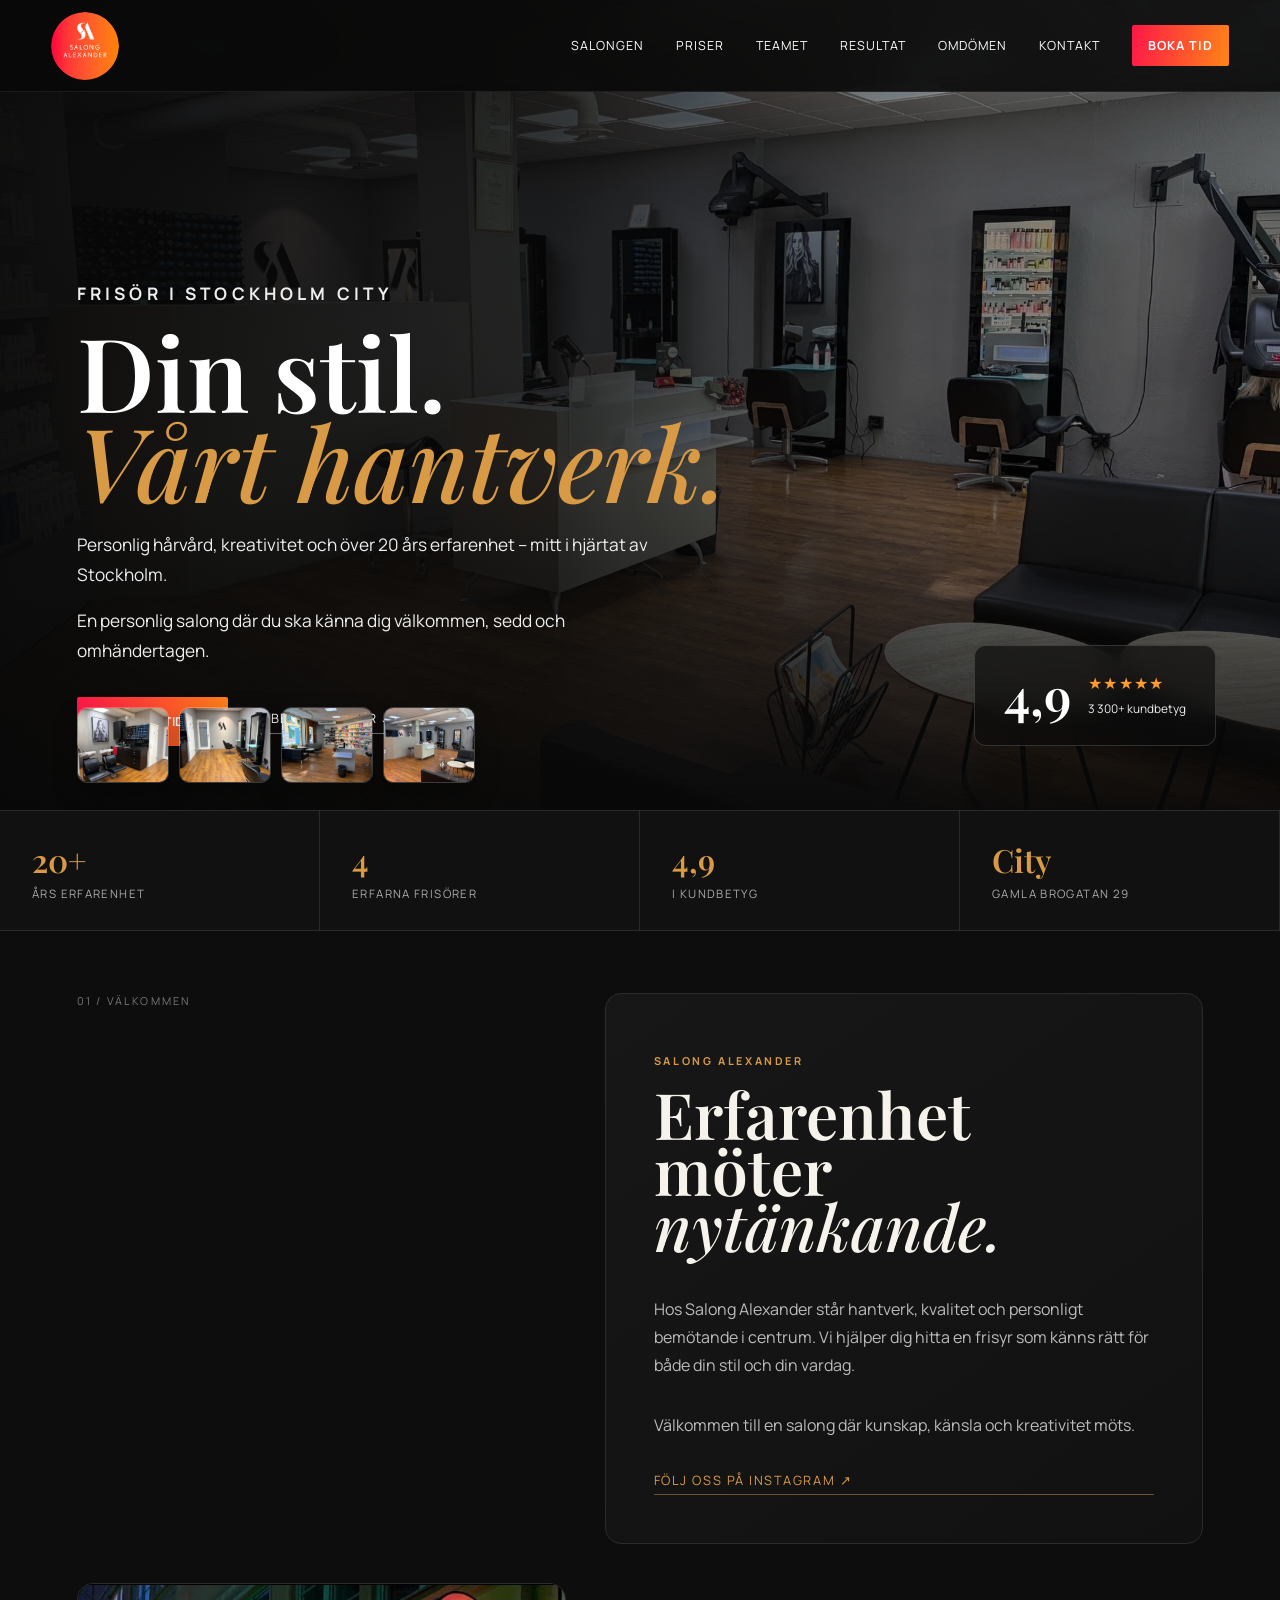
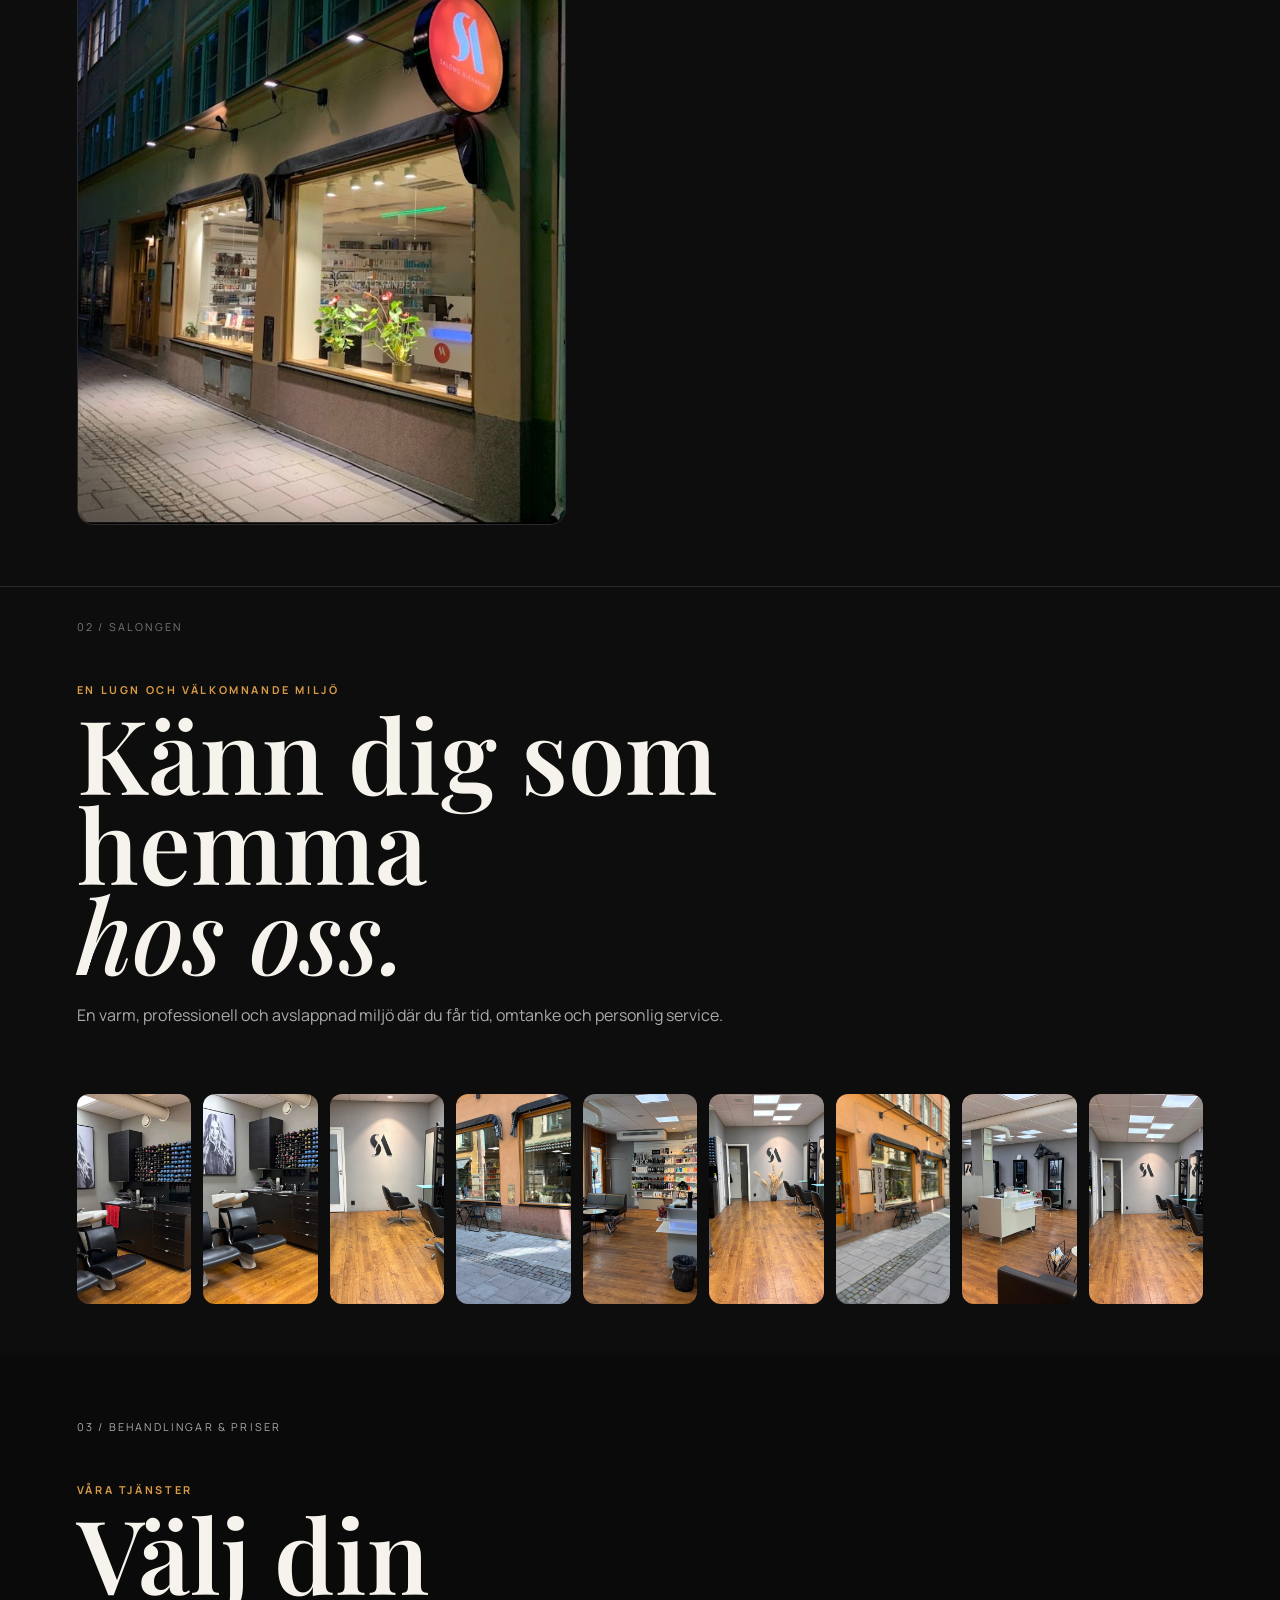
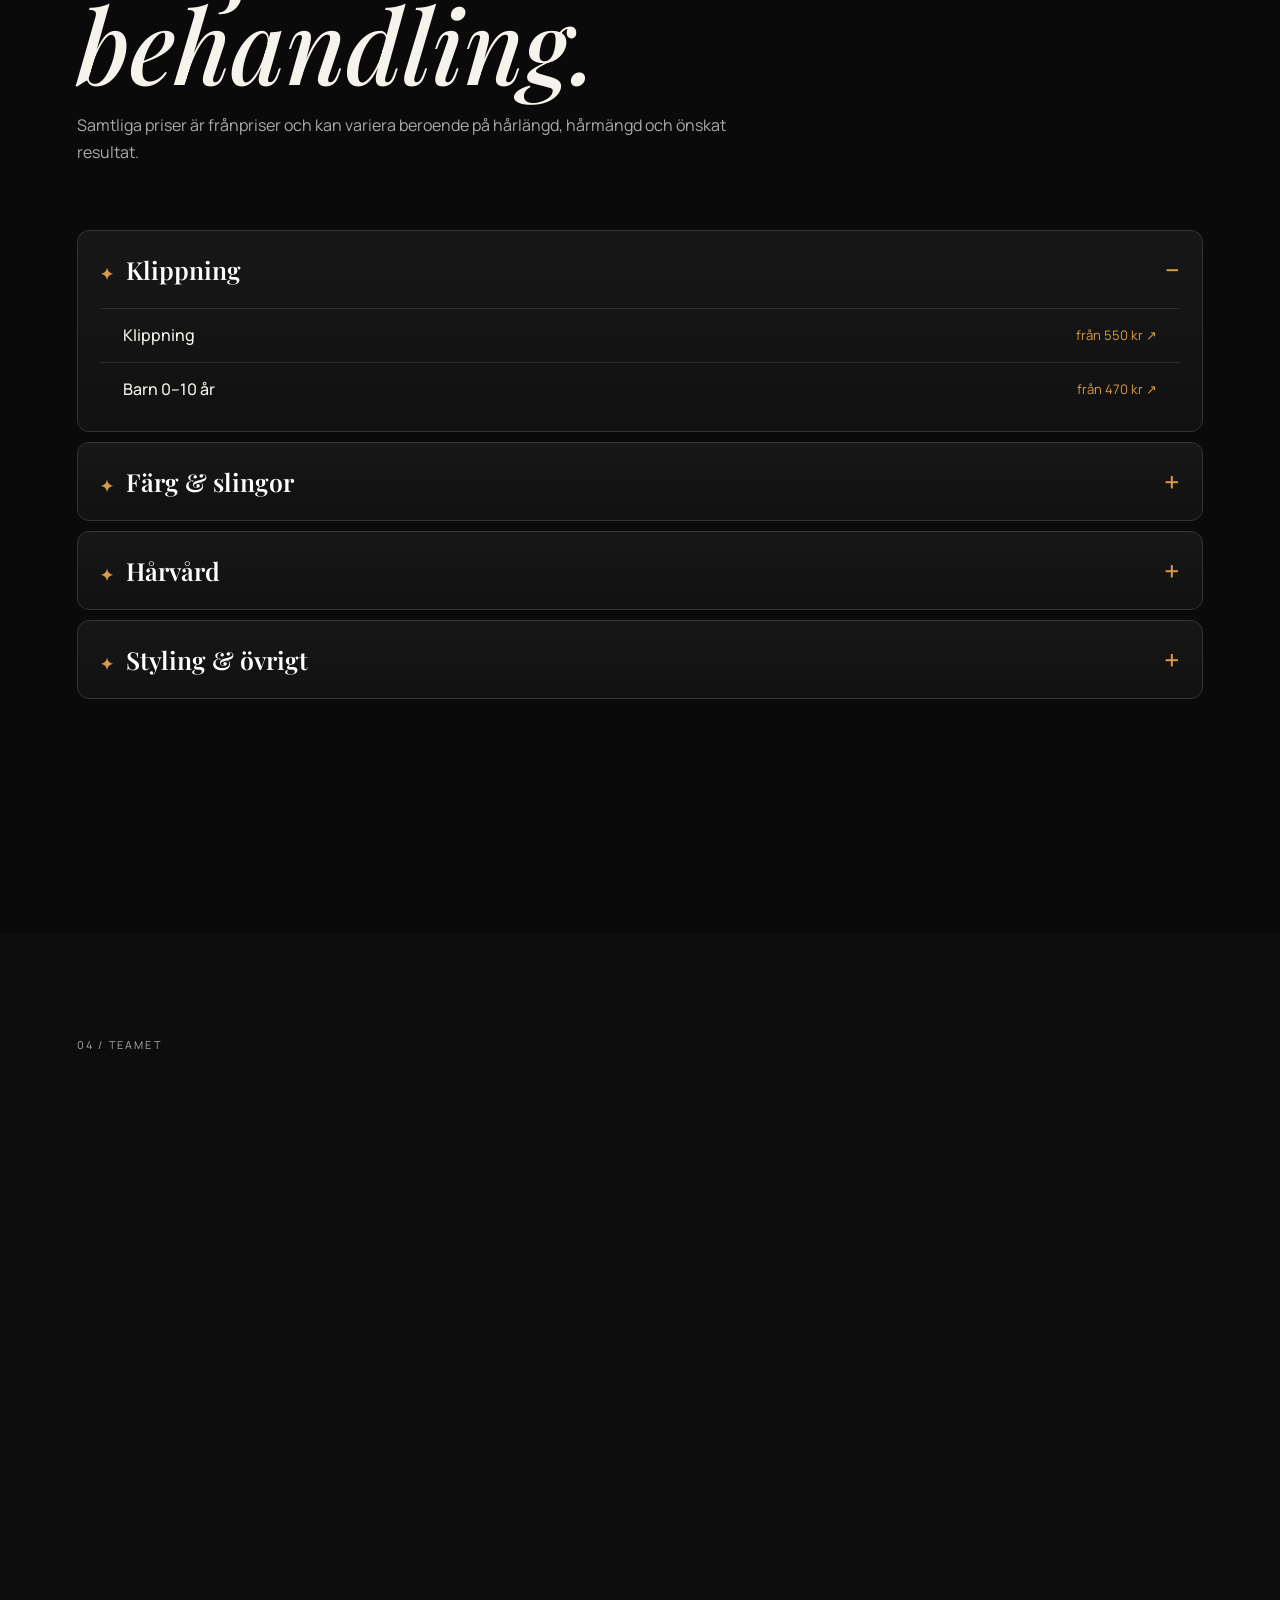
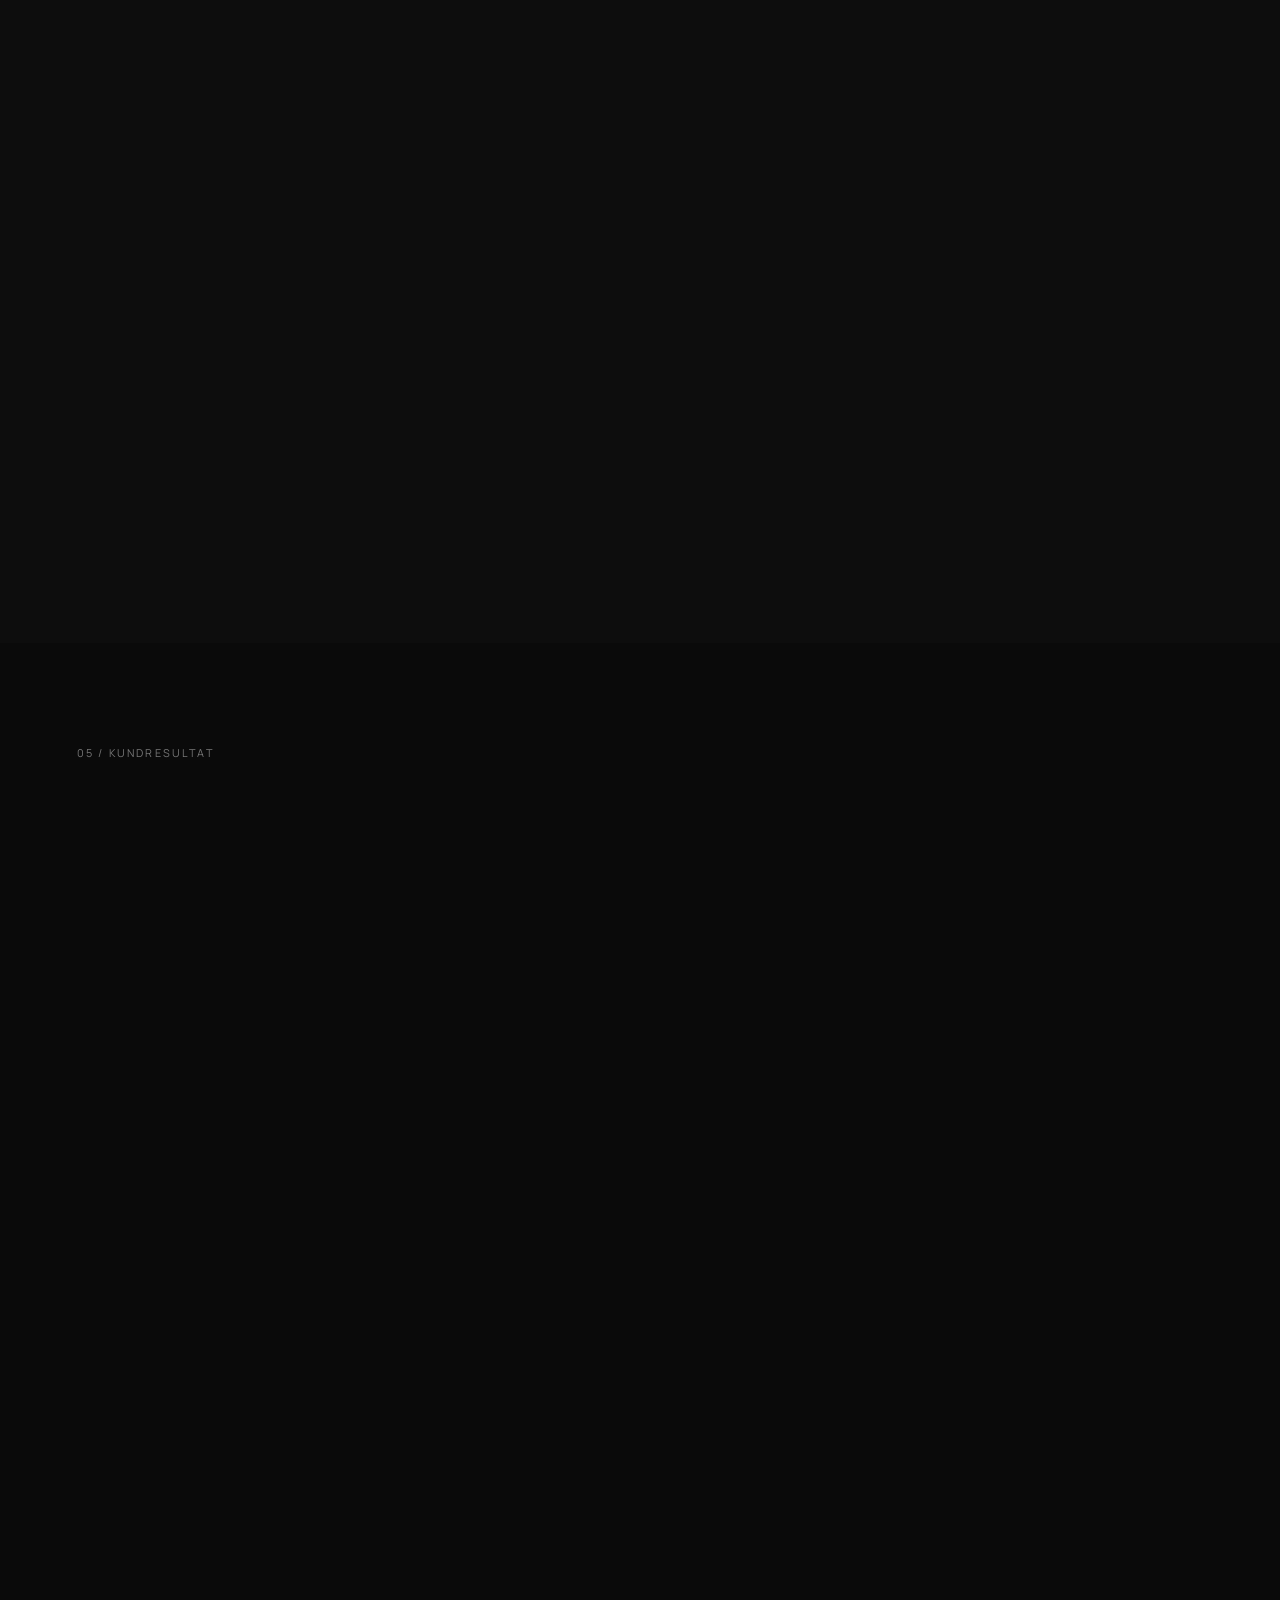
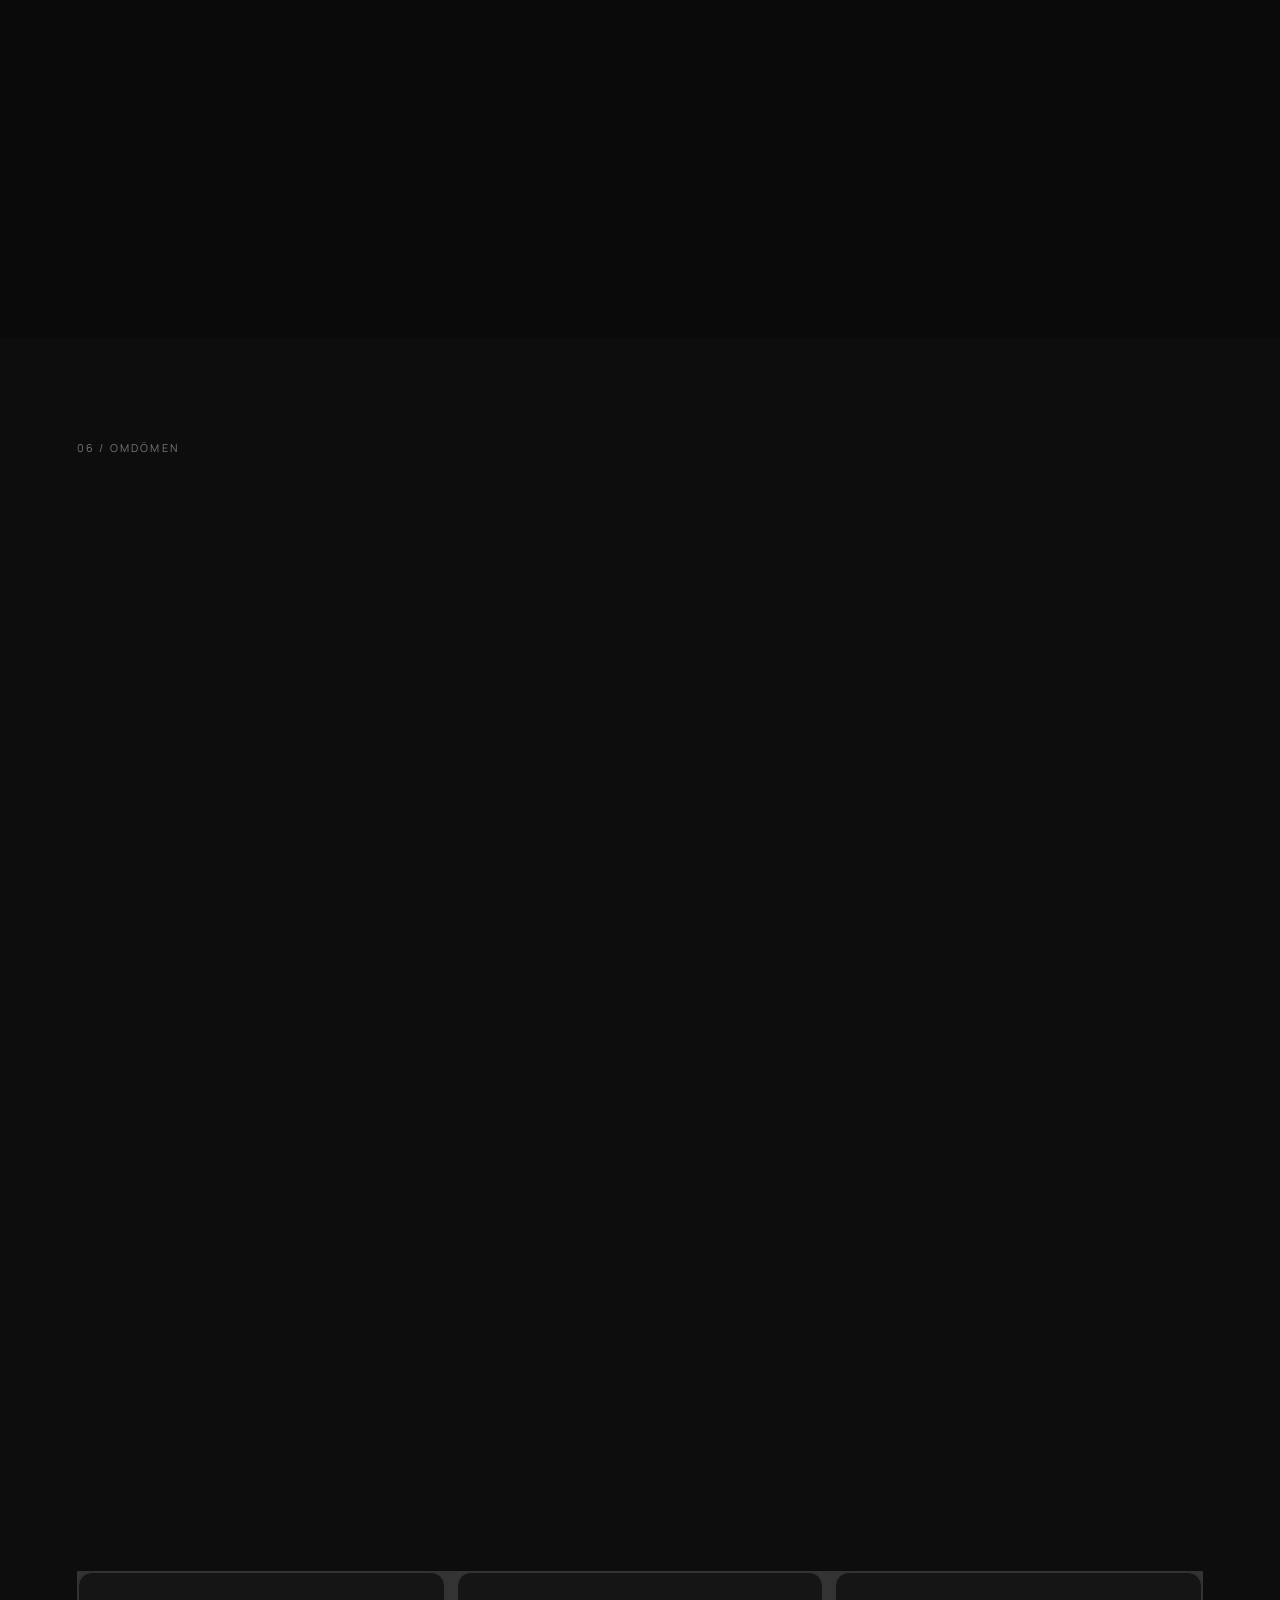
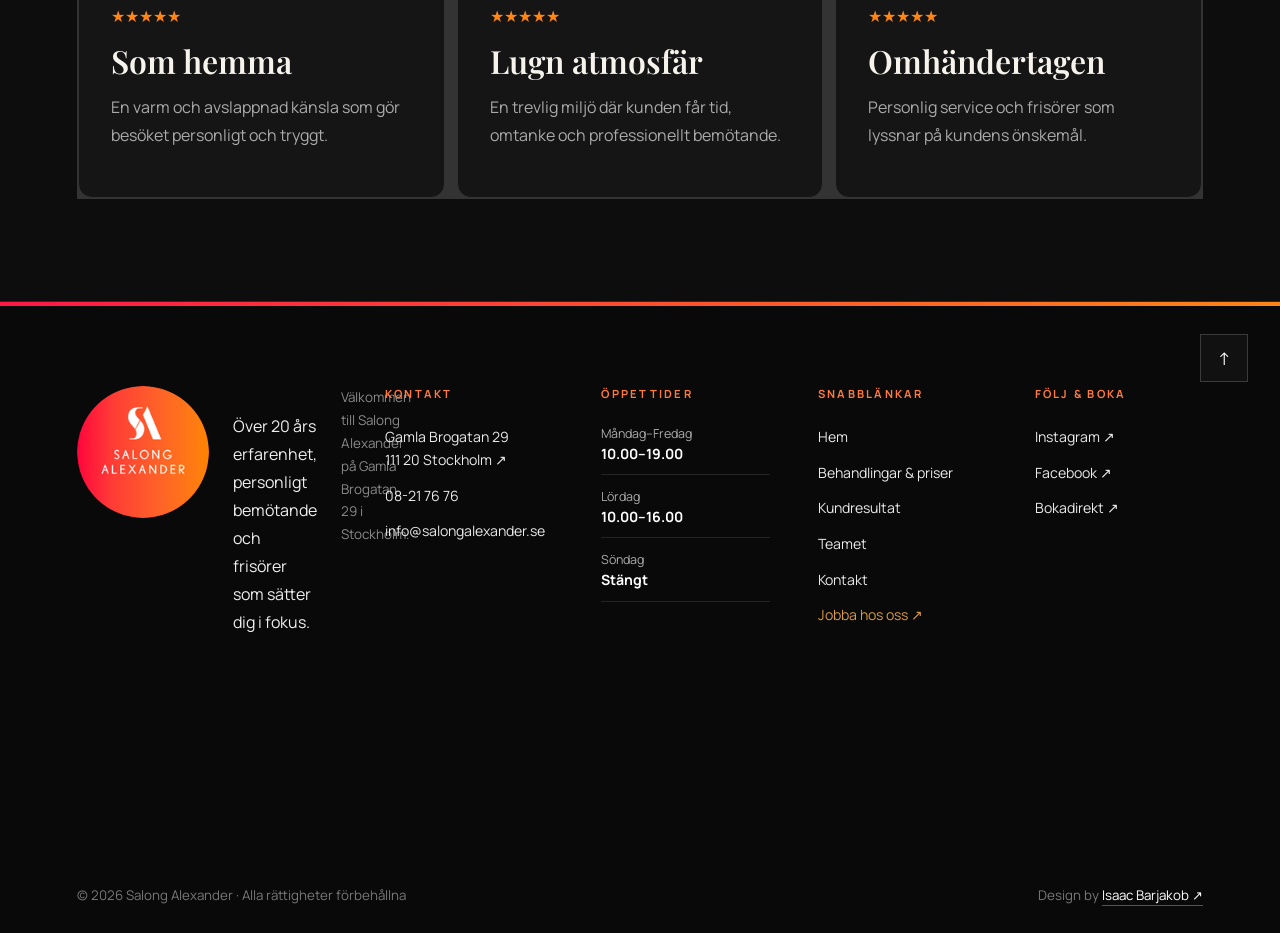
<file: index_korrigerad.html>
<!DOCTYPE html>

<html lang="sv">
<head>
<meta charset="utf-8"/>
<meta content="width=device-width, initial-scale=1" name="viewport"/>
<meta content="Salong Alexander – erfaren frisörsalong på Gamla Brogatan 29 i Stockholm. Klippning, färg, slingor, styling och hårvård." name="description"/>
<title>Salong Alexander | Frisör i Stockholm City</title>
<link href="https://fonts.googleapis.com" rel="preconnect"/>
<link crossorigin="" href="https://fonts.gstatic.com" rel="preconnect"/>
<link href="https://fonts.googleapis.com/css2?family=Manrope:wght@400;500;600;700&amp;family=Playfair+Display:ital,wght@0,600;1,500&amp;display=swap" rel="stylesheet"/>
<link href="styles.css" rel="stylesheet"/>
</head>
<body>
<header class="site-header" id="top">
<a class="brand" href="#top"><img alt="Salong Alexander" src="assets/logo.png"/></a>
<button aria-expanded="false" aria-label="Öppna meny" class="menu-btn"><span></span><span></span></button>
<nav class="nav">
<a href="#om">Om oss</a>
<a href="#salongen">Salongen</a>
<a href="#priser">Priser</a>
<a href="#resultat">Resultat</a>
<a href="#teamet">Teamet</a>
<a href="#kontakt">Kontakt</a>
<a href="#jobb">Jobba hos oss</a>
<a class="btn btn-small" data-ll-key="booking_url" href="https://www.bokadirekt.se/places/salong-alexander-43090" rel="noopener" target="_blank">Boka tid</a>
</nav>
</header>
<main>
<section class="hero">
<div class="hero-bg"></div>
<div class="hero-overlay"></div>
<div class="hero-inner reveal">
<p class="eyebrow" data-ll-key="hero_kicker">FRISÖR I STOCKHOLM CITY</p>
<h1 data-ll-key="hero_title">Din stil.<br/><i>Vårt hantverk.</i></h1>
<p data-ll-key="hero_text">Personlig hårvård, kreativitet och över 20 års erfarenhet – mitt i hjärtat av Stockholm.</p>
<div class="hero-actions">
<a class="btn" data-ll-key="booking_url" href="https://www.bokadirekt.se/places/salong-alexander-43090" rel="noopener" target="_blank">Boka din tid <span>↗</span></a>
<a class="ghost-link" href="#priser">Se behandlingar ↓</a>
</div>
</div>
<aside class="hero-proof reveal">
<strong>4,9</strong>
<div><span>★★★★★</span><p>3 300+ kundbetyg</p></div>
</aside>
</section>
<section class="trust-strip">
<div><strong>20+</strong><span>års erfarenhet</span></div>
<div><strong>4</strong><span>erfarna frisörer</span></div>
<div><strong>4,9</strong><span>i kundbetyg</span></div>
<div><strong>City</strong><span>Gamla Brogatan 29</span></div>
</section>
<section class="section about" id="om">
<div class="section-tag">01 / OM SALONGEN</div>
<div class="about-copy reveal">
<p class="eyebrow accent">SALONG ALEXANDER</p>
<h2 data-ll-key="about_title">Erfarenhet möter<br/><i>nytänkande.</i></h2>
<p data-ll-key="about_text_1">Hos Salong Alexander står hantverk, kvalitet och personligt bemötande i centrum. Vi hjälper dig hitta en frisyr som känns rätt för både din stil och din vardag.</p>
<p data-ll-key="about_text_2">Välkommen till en salong där kunskap, känsla och kreativitet möts.</p>
<a href="https://www.instagram.com/salongalexander/" rel="noopener" target="_blank">Följ oss på Instagram ↗</a>
</div>
<div class="about-image reveal"><img alt="Salong Alexander på Gamla Brogatan" data-ll-key="about_image" src="assets/salong-fasad.jpeg"/></div>
</section>
<section class="section salon-gallery" id="salongen">
<div class="section-tag">08 / SALONGEN</div>
<div class="section-head reveal">
<p class="eyebrow accent">EN LUGN OCH VÄLKOMNANDE MILJÖ</p>
<h2>Känn dig som hemma<br/><i>hos oss.</i></h2>
<p>En varm, professionell och avslappnad miljö där du får tid, omtanke och personlig service.</p>
</div>
<div class="salon-slider reveal">
<div class="salon-track">
<figure class="salon-slide active"><img alt="Salong Alexander interiör" src="assets/salong-extra-01.jpg"/></figure>
<figure class="salon-slide"><img alt="Tvättplatser på Salong Alexander" src="assets/salong-extra-02.jpg"/></figure>
<figure class="salon-slide"><img alt="Klippstationer på Salong Alexander" src="assets/salong-extra-03.jpg"/></figure>
<figure class="salon-slide"><img alt="Salong Alexanders fasad" src="assets/salong-extra-04.jpg"/></figure>
<figure class="salon-slide"><img alt="Reception på Salong Alexander" src="assets/salong-extra-05.jpg"/></figure>
<figure class="salon-slide"><img alt="Salong Alexander interiör" src="assets/salong-extra-06.jpg"/></figure>
<figure class="salon-slide"><img alt="Salong Alexanders fasad" src="assets/salong-extra-07.jpg"/></figure>
<figure class="salon-slide"><img alt="Översikt av Salong Alexander" src="assets/salong-extra-08.jpg"/></figure>
<figure class="salon-slide"><img alt="Klippstationer på Salong Alexander" src="assets/salong-extra-09.jpg"/></figure>
</div>
<button aria-label="Föregående bild" class="salon-prev" type="button">←</button>
<button aria-label="Nästa bild" class="salon-next" type="button">→</button>
<div class="salon-counter"><b>01</b> / 09</div>
</div>
</section>
<section class="section prices" id="priser">
<div class="section-tag light">02 / BEHANDLINGAR &amp; PRISER</div>
<div class="section-head reveal">
<p class="eyebrow accent">VÅRA TJÄNSTER</p>
<h2>Välj din<br/><i>behandling.</i></h2>
<p data-ll-key="prices_intro">Samtliga priser är frånpriser och kan variera beroende på hårlängd, hårmängd och önskat resultat.</p>
</div>
<div class="price-grid reveal">
<article class="price-card">
<span>01</span><h3>Klippning</h3>
<a data-ll-key="booking_url" href="https://www.bokadirekt.se/places/salong-alexander-43090" rel="noopener" target="_blank"><b>Klippning</b><em data-ll-key="price_cut">från 550 kr ↗</em></a>
<a data-ll-key="booking_url" href="https://www.bokadirekt.se/places/salong-alexander-43090" rel="noopener" target="_blank"><b>Barn 0–10 år</b><em data-ll-key="price_child">från 470 kr ↗</em></a>
</article>
<article class="price-card">
<span>02</span><h3>Färg &amp; slingor</h3>
<a data-ll-key="booking_url" href="https://www.bokadirekt.se/places/salong-alexander-43090" rel="noopener" target="_blank"><b>Färgning</b><em data-ll-key="price_color">från 990 kr ↗</em></a>
<a data-ll-key="booking_url" href="https://www.bokadirekt.se/places/salong-alexander-43090" rel="noopener" target="_blank"><b>Folieslingor</b><em data-ll-key="price_foils">från 1 390 kr ↗</em></a>
<a data-ll-key="booking_url" href="https://www.bokadirekt.se/places/salong-alexander-43090" rel="noopener" target="_blank"><b>Toning</b><em data-ll-key="price_toning">från 990 kr ↗</em></a>
<a data-ll-key="booking_url" href="https://www.bokadirekt.se/places/salong-alexander-43090" rel="noopener" target="_blank"><b>Slingor med hätta</b><em data-ll-key="price_cap">från 990 kr ↗</em></a>
</article>
<article class="price-card">
<span>03</span><h3>Hårvård</h3>
<a data-ll-key="booking_url" href="https://www.bokadirekt.se/places/salong-alexander-43090" rel="noopener" target="_blank"><b>Keratinbehandling</b><em data-ll-key="price_keratin">från 2 800 kr ↗</em></a>
<a data-ll-key="booking_url" href="https://www.bokadirekt.se/places/salong-alexander-43090" rel="noopener" target="_blank"><b>Olaplex</b><em data-ll-key="price_olaplex">från 320 kr ↗</em></a>
<a data-ll-key="booking_url" href="https://www.bokadirekt.se/places/salong-alexander-43090" rel="noopener" target="_blank"><b>K18</b><em data-ll-key="price_k18">400 kr ↗</em></a>
</article>
<article class="price-card">
<span>04</span><h3>Styling &amp; övrigt</h3>
<a data-ll-key="booking_url" href="https://www.bokadirekt.se/places/salong-alexander-43090" rel="noopener" target="_blank"><b>Tvätt &amp; fön</b><em data-ll-key="price_blowdry">från 390 kr ↗</em></a>
<a data-ll-key="booking_url" href="https://www.bokadirekt.se/places/salong-alexander-43090" rel="noopener" target="_blank"><b>Hair extensions</b><em data-ll-key="price_extensions">från 4 500 kr ↗</em></a>
</article>
</div>
<div class="price-cta reveal">
<div><small>REDO ATT BOKA?</small><h3>Se alla lediga tider.</h3></div>
<a class="btn" data-ll-key="booking_url" href="https://www.bokadirekt.se/places/salong-alexander-43090" rel="noopener" target="_blank">Boka online <span>↗</span></a>
</div>
</section>
<section class="section portfolio" id="resultat">
<div class="section-tag">03 / VÅRT HANTVERK</div>
<div class="section-head reveal">
<p class="eyebrow accent">RESULTAT MED KÄNSLA</p>
<h2>Detaljerna gör<br/><i>helheten.</i></h2>
<p>Bläddra mellan några av våra kundresultat.</p>
</div>
<div aria-label="Bildspel med kundresultat" class="result-slider reveal">
<div class="result-track">
<figure class="result-slide active">
<img alt="Herrklippning utförd på Salong Alexander" src="assets/herrklippning.jpeg"/>
<figcaption><span>HERRKLIPPNING</span><strong>Precision i varje detalj.</strong></figcaption>
</figure>
<figure class="result-slide">
<img alt="Hår före behandling" src="assets/fore.jpeg"/>
<figcaption><span>FÖRE</span><strong>Utgångsläget före behandlingen.</strong></figcaption>
</figure>
<figure class="result-slide">
<img alt="Hår efter behandling" src="assets/efter.jpeg"/>
<figcaption><span>EFTER</span><strong>Ett mjukare och ljusare resultat.</strong></figcaption>
</figure>
</div>
<button aria-label="Föregående bild" class="slider-arrow slider-prev" type="button">←</button>
<button aria-label="Nästa bild" class="slider-arrow slider-next" type="button">→</button>
<div class="slider-footer">
<div aria-label="Välj bild" class="slider-dots">
<button aria-label="Visa bild 1" class="active" type="button"></button>
<button aria-label="Visa bild 2" type="button"></button>
<button aria-label="Visa bild 3" type="button"></button>
</div>
<span class="slider-counter"><b>01</b> / 03</span>
</div>
</div>
</section>
<section class="section team" id="teamet">
<div class="section-tag light">04 / MÖT TEAMET</div>
<div class="section-head reveal">
<p class="eyebrow accent">MÄNNISKORNA BAKOM SALONGEN</p>
<h2>Erfarenhet.<br/><i>Hantverk. Personlighet.</i></h2>
<p>Fyra frisörer med gesällbrev och en gemensam passion för hår, stil och personligt bemötande.</p>
</div>
<div class="team-grid reveal">
<article class="team-card"><div class="team-photo"><img alt="Robert Barjakob" src="assets/robert-barjakob.jpg"/></div><div class="team-copy"><span>01</span><h3>Robert Barjakob</h3><b>Frisör med gesällbrev</b><p>Erfaren frisör med över 20 års erfarenhet i branschen.</p></div></article>
<article class="team-card"><div class="team-photo"><img alt="Felicia Barjakob" src="assets/felicia-barjakob.jpg"/></div><div class="team-copy"><span>02</span><h3>Felicia Barjakob</h3><b>Frisör med gesällbrev</b><p>Erfaren frisör med över 20 års erfarenhet i branschen.</p></div></article>
<article class="team-card"><div class="team-photo"><img alt="Jakob Barjakob" src="assets/jakob-barjakob.jpg"/></div><div class="team-copy"><span>03</span><h3>Jakob Barjakob</h3><b>Frisör med gesällbrev</b><p>Erfaren frisör med över 20 års erfarenhet i branschen.</p></div></article>
<article class="team-card"><div class="team-photo"><img alt="Nina" src="assets/nina.jpg"/></div><div class="team-copy"><span>04</span><h3>Nina</h3><b>Frisör med gesällbrev</b><p>Erfaren frisör som även arbetar som frisörlärare. Över 20 års erfarenhet i branschen.</p></div></article>
</div>
</section>
<section class="section why-us" id="varfor-oss">
<div class="section-tag">05 / VARFÖR VÄLJA OSS</div>
<div class="section-head reveal">
<p class="eyebrow accent">TRYGGHET, KVALITET &amp; KÄNSLA</p>
<h2>Därför väljer kunder<br/><i>Salong Alexander.</i></h2>
</div>
<div class="why-grid reveal">
<article><span>01</span><strong>Över 20 års erfarenhet</strong><p>Lång erfarenhet, trygg rådgivning och ett hantverk som anpassas efter varje kund.</p></article>
<article><span>02</span><strong>Frisörer med gesällbrev</strong><p>Dokumenterad yrkeskunskap, gedigen utbildning och stor erfarenhet inom frisöryrket.</p></article>
<article><span>03</span><strong>4,9 av 5 i kundbetyg</strong><p>Tusentals kundbetyg speglar ett starkt förtroende och många återkommande besök.</p></article>
<article><span>04</span><strong>Mitt i Stockholm City</strong><p>Du hittar oss centralt på Gamla Brogatan 29, nära shopping och kommunikationer.</p></article>
</div>
</section>
<section class="section reviews real-reviews">
<div class="section-tag">06 / KUNDOMDÖMEN</div>
<div class="section-head reveal">
<p class="eyebrow accent">VAD KUNDERNA SÄGER</p>
<h2>Riktiga ord från<br/><i>riktiga kunder.</i></h2>
<p>Omdömen från kunder som har besökt Salong Alexander.</p>
</div>
<div class="review-cards reveal">
<article><span>★★★★★</span><blockquote>“Levererar alltid ett lysande resultat.”</blockquote><p>Jennifer · kundomdöme via Hitta.se</p></article>
<article><span>★★★★★</span><blockquote>“100 % trygg i hans stol.”</blockquote><p>Jennifer · kundomdöme via Hitta.se</p></article>
<article><span>★★★★★</span><blockquote>“Trevlig salong med professionella frisörer.”</blockquote><p>Erik · kundomdöme via Hitta.se</p></article>
</div>
<div class="review-score reveal"><strong>4,9</strong><div><span>★★★★★</span><p>Över 3 300 kundbetyg på Bokadirekt</p></div></div>
<div class="google-merged-head reveal">
<p class="eyebrow accent">ÄVEN PÅ GOOGLE</p>
<h3>Kunder uppskattar den lugna atmosfären och att de känner sig väl omhändertagna.</h3>
</div>
<div class="google-review-grid reveal">
<article><span>★★★★★</span><h3>Som hemma</h3><p>En varm och avslappnad känsla som gör besöket personligt och tryggt.</p></article>
<article><span>★★★★★</span><h3>Lugn atmosfär</h3><p>En trevlig miljö där kunden får tid, omtanke och professionellt bemötande.</p></article>
<article><span>★★★★★</span><h3>Omhändertagen</h3><p>Personlig service och frisörer som lyssnar på kundens önskemål.</p></article>
</div>
</section>
<section class="section contact" id="kontakt">
<div class="section-tag light contact-tag">07 / KONTAKT</div>
<div class="contact-copy reveal">
<p class="eyebrow accent">VÄLKOMMEN IN</p>
<h2>Vi ses på<br/><i>Gamla Brogatan.</i></h2>
<address>Gamla Brogatan 29<br/>111 20 Stockholm</address>
<a data-ll-key="phone_link" href="tel:08217676"><span data-ll-key="phone_text">08-21 76 76</span></a>
<a data-ll-key="email_link" href="mailto:info@salongalexander.se"><span data-ll-key="email_text">info@salongalexander.se</span></a>
</div>
<div class="hours reveal">
<p class="eyebrow">ÖPPETTIDER</p>
<div><span>Måndag–Fredag</span><b>10.00–19.00</b></div>
<div><span>Lördag</span><b>10.00–16.00</b></div>
<div><span>Söndag</span><b>Stängt</b></div>
<a class="btn" href="https://maps.google.com/?q=Gamla+Brogatan+29+Stockholm" rel="noopener" target="_blank">Hitta hit <span>↗</span></a>
</div>
</section>
</main>
<section aria-label="Jobba hos oss" class="section careers" id="jobb">
<div class="careers-inner reveal">
<div>
<p class="eyebrow accent">JOBBA HOS OSS</p>
<h2>Vill du bli en del<br/><i>av vårt team?</i></h2>
<p data-ll-key="careers_text">Är du frisör och intresserad av att arbeta hos oss? Skicka gärna en intresseanmälan.</p>
</div>
<a class="btn" href="mailto:kontakt@salongalexander.se?subject=Intresseanmälan%20-%20Jobba%20hos%20Salong%20Alexander">Skriv till oss <span>↗</span></a>
</div>
<a class="careers-mail" href="mailto:kontakt@salongalexander.se?subject=Ansökan%20-%20Frisör%20Salong%20Alexander&amp;body=Hej%21%0A%0AJag%20är%20intresserad%20av%20att%20arbeta%20hos%20Salong%20Alexander%20och%20vill%20gärna%20komma%20i%20kontakt%20med%20er.%0A%0AMed%20vänliga%20hälsningar">kontakt@salongalexander.se ↗</a>
</section>
<section class="footer-cta">
<div>
<p>REDO FÖR EN NY LOOK?</p>
<h2>Boka din tid och låt oss<br/><i>ta hand om resten.</i></h2>
</div>
<a class="btn" data-ll-key="booking_url" href="https://www.bokadirekt.se/places/salong-alexander-43090" rel="noopener" target="_blank">Boka tid online <span>↗</span></a>
</section>
<footer class="site-footer">
<div class="footer-accent"></div>
<a aria-label="Till toppen" class="back-to-top" href="#top">↑</a>
<div class="footer-main">
<div class="footer-intro">
<a aria-label="Salong Alexander – till toppen" class="footer-logo" href="#top">
<img alt="Salong Alexander" src="assets/logo.png"/>
</a>
<p>Över 20 års erfarenhet, personligt bemötande och frisörer som sätter dig i fokus.</p>
<span>Välkommen till Salong Alexander på Gamla Brogatan 29 i Stockholm.</span>
</div>
<div class="footer-group">
<h3>Kontakt</h3>
<a href="https://maps.google.com/?q=Gamla+Brogatan+29+Stockholm" rel="noopener" target="_blank">Gamla Brogatan 29<br/>111 20 Stockholm ↗</a>
<a data-ll-key="phone_link" href="tel:08217676"><span data-ll-key="phone_text">08-21 76 76</span></a>
<a data-ll-key="email_link" href="mailto:info@salongalexander.se"><span data-ll-key="email_text">info@salongalexander.se</span></a>
</div>
<div class="footer-group">
<h3>Öppettider</h3>
<div class="footer-hours"><span>Måndag–Fredag</span><b data-ll-key="hours_weekdays">10.00–19.00</b></div>
<div class="footer-hours"><span>Lördag</span><b data-ll-key="hours_saturday">10.00–16.00</b></div>
<div class="footer-hours"><span>Söndag</span><b data-ll-key="hours_sunday">Stängt</b></div>
</div>
<div class="footer-group">
<h3>Snabblänkar</h3>
<a href="#top">Hem</a>
<a href="#priser">Behandlingar &amp; priser</a>
<a href="#resultat">Kundresultat</a>
<a href="#teamet">Teamet</a>
<a href="#kontakt">Kontakt</a>
<a href="#jobb">Jobba hos oss</a>
</div>
<div class="footer-group">
<h3>Följ &amp; boka</h3>
<a href="https://www.instagram.com/salongalexander/" rel="noopener" target="_blank">Instagram ↗</a>
<a href="https://www.facebook.com/share/14i4XmoXKcg/?mibextid=wwXIfr" rel="noopener" target="_blank">Facebook ↗</a>
<a data-ll-key="booking_url" href="https://www.bokadirekt.se/places/salong-alexander-43090" rel="noopener" target="_blank">Bokadirekt ↗</a>
</div>
</div>
<div class="footer-map">
<iframe loading="lazy" referrerpolicy="no-referrer-when-downgrade" src="https://www.google.com/maps?q=Gamla%20Brogatan%2029%2C%20Stockholm&amp;output=embed" title="Karta till Salong Alexander"></iframe>
</div>
<div class="footer-bottom">
<small>© <span id="year"></span> Salong Alexander · Alla rättigheter förbehållna</small>
<small>Design by <a href="https://se.linkedin.com/in/isaac-isa-barjakob-514862201" rel="noopener" target="_blank">Isaac Barjakob ↗</a></small>
</div>
</footer>
<a class="mobile-book" data-ll-key="booking_url" href="https://www.bokadirekt.se/places/salong-alexander-43090" rel="noopener" target="_blank">BOKA TID <span>↗</span></a>
<script src="https://c8ec59f7.ll-admin.pages.dev/ll-connector-v2.js" data-ll-site="4366bf87-02d7-44e8-ba2b-e5952c2e330b" data-ll-token="tvPjbgoJFvhoSPBM3ALYG9tacBu1kXp3qqBHtQ4b4w4" defer></script>
<script src="script.js"></script>
</body>
</html>
</file>
<file: styles.css>
*{box-sizing:border-box}html{scroll-behavior:smooth}body{margin:0;background:#f5f1eb;color:#151515;font-family:Manrope,Arial,sans-serif}img{display:block;max-width:100%}a{color:inherit}.site-header{height:92px;padding:0 4vw;display:flex;align-items:center;justify-content:space-between;position:fixed;inset:0 0 auto;z-index:40;background:rgba(10,10,10,.76);backdrop-filter:blur(14px);border-bottom:1px solid rgba(255,255,255,.08)}.brand img{width:68px;height:68px;object-fit:cover}.nav{display:flex;align-items:center;gap:2rem;color:#fff}.nav a{text-decoration:none;font-size:.78rem;letter-spacing:.08em;text-transform:uppercase}.menu-btn{display:none}.btn{display:inline-flex;align-items:center;gap:.7rem;background:linear-gradient(100deg,#ff1748,#ff8517);color:#fff;text-decoration:none;padding:1rem 1.25rem;border-radius:2px;font-weight:700;text-transform:uppercase;letter-spacing:.08em;font-size:.76rem}.btn-small{padding:.75rem 1rem}.hero{min-height:92vh;position:relative;color:#fff;display:flex;align-items:end;padding:150px 6vw 7vw;overflow:hidden}.hero-bg{position:absolute;inset:0;background:url("assets/salong-fasad.jpeg") center 48%/cover no-repeat;transform:scale(1.02)}.hero-overlay{position:absolute;inset:0;background:linear-gradient(90deg,rgba(6,6,6,.88),rgba(6,6,6,.52) 48%,rgba(6,6,6,.18))}.hero-inner{position:relative;z-index:2;max-width:820px}.eyebrow{font-size:.68rem;letter-spacing:.24em;font-weight:700}.accent{color:#ff6040}.hero h1,.section h2{font:600 clamp(3.5rem,8vw,8.4rem)/.88 "Playfair Display",serif;margin:.45rem 0 1.5rem}.hero h1 i,.section h2 i,blockquote i{font-weight:500}.hero p{max-width:620px;font-size:1.08rem;line-height:1.7;color:#ddd}.hero-actions{display:flex;gap:1.4rem;align-items:center;margin-top:2rem}.ghost-link{text-decoration:none;border-bottom:1px solid rgba(255,255,255,.45);padding-bottom:.4rem;font-size:.8rem;letter-spacing:.08em;text-transform:uppercase}.hero-proof{position:absolute;right:5vw;bottom:5vw;z-index:2;background:rgba(13,13,13,.78);backdrop-filter:blur(12px);padding:1.5rem 1.8rem;display:flex;gap:1rem;align-items:center}.hero-proof strong{font:600 3.2rem/1 "Playfair Display",serif}.hero-proof span,.review-score span{color:#ff8517;letter-spacing:.08em}.hero-proof p{margin:.35rem 0 0;font-size:.74rem}.trust-strip{display:grid;grid-template-columns:repeat(4,1fr);background:#111;color:#fff}.trust-strip div{padding:1.7rem 2rem;border-right:1px solid #313131}.trust-strip strong{display:block;font:600 2rem "Playfair Display",serif}.trust-strip span{font-size:.72rem;letter-spacing:.12em;text-transform:uppercase;color:#aaa}.section{padding:8vw 6vw}.section-tag{font-size:.68rem;letter-spacing:.2em;color:#777;margin-bottom:3rem}.section-tag.light{color:#aaa}.about{display:grid;grid-template-columns:1.05fr .95fr;gap:6vw;align-items:center}.about-copy p:not(.eyebrow){max-width:650px;line-height:1.75;color:#555}.about-copy>a{display:inline-block;margin-top:1rem;text-decoration:none;border-bottom:1px solid #999;padding-bottom:.35rem;font-size:.8rem;text-transform:uppercase;letter-spacing:.12em}.about-image img{width:100%;height:720px;object-fit:cover}.prices,.team{background:#111;color:#fff}.section-head{max-width:900px;margin-bottom:4rem}.section-head p:last-child{max-width:660px;color:#aaa;line-height:1.7}.price-grid{display:grid;grid-template-columns:1fr 1fr;gap:1px;background:#353535;border:1px solid #353535}.price-card{background:#181818;padding:2.2rem}.price-card>span,.team-copy>span{font-size:.68rem;letter-spacing:.2em;color:#ff7b3a}.price-card h3,.team-copy h3{font:600 clamp(2rem,3vw,3rem)/1 "Playfair Display",serif;margin:.8rem 0 1.8rem}.price-card>a{display:flex;justify-content:space-between;gap:1rem;padding:1rem 0;border-top:1px solid #383838;text-decoration:none}.price-card b{font-weight:500}.price-card em{font-style:normal;color:#bbb;font-size:.82rem;white-space:nowrap}.price-cta{margin-top:1px;background:#202020;padding:2rem 2.2rem;display:flex;justify-content:space-between;align-items:center}.price-cta small{color:#ff7b3a;letter-spacing:.18em}.price-cta h3{font:600 clamp(2rem,4vw,4rem)/1 "Playfair Display",serif;margin:.5rem 0}.portfolio .section-head{margin-bottom:3rem}.portfolio-grid{display:grid;grid-template-columns:.8fr 1.2fr;gap:1.5rem}.portfolio-main,.before-after{margin:0;background:#111;color:#fff;overflow:hidden}.portfolio-main img{width:100%;height:680px;object-fit:cover}.portfolio-main figcaption,.ba-head{padding:1.4rem;display:flex;justify-content:space-between;gap:1rem;align-items:end}.portfolio-main figcaption span,.ba-head span{font-size:.68rem;letter-spacing:.18em}.portfolio-main figcaption strong,.ba-head strong{font:600 1.5rem "Playfair Display",serif}.ba-grid{display:grid;grid-template-columns:1fr 1fr}.ba-grid figure{margin:0;position:relative}.ba-grid img{width:100%;height:680px;object-fit:cover}.ba-grid figcaption{position:absolute;bottom:1rem;left:1rem;background:rgba(0,0,0,.72);padding:.55rem .8rem;font-size:.68rem;letter-spacing:.18em}.team-grid{display:grid;grid-template-columns:repeat(3,1fr);gap:1px;background:#333;border:1px solid #333}.team-card{background:#181818}.team-photo{aspect-ratio:4/4.7;overflow:hidden;background:#222}.team-photo img{width:100%;height:100%;object-fit:cover}.team-card:nth-child(1) img{object-position:50% 16%}.team-card:nth-child(2) img{object-position:50% 18%}.team-card:nth-child(3) img{object-position:center center}.team-card:nth-child(4) img{object-position:50% 20%}.team-card:nth-child(5) img{object-position:50% 18%}.team-copy{padding:1.6rem}.team-copy b{display:block;color:#ff6040;font-size:.68rem;letter-spacing:.12em;text-transform:uppercase}.team-copy p{color:#aaa;line-height:1.65}.reviews blockquote{font:600 clamp(3rem,7vw,7rem)/.95 "Playfair Display",serif;margin:0 0 3rem}.review-score{display:flex;align-items:center;gap:1.4rem}.review-score>strong{font:600 5rem/1 "Playfair Display",serif}.review-score p{margin:.4rem 0 0;color:#666}.contact{display:grid;grid-template-columns:1fr 1fr;gap:8vw;background:#171717;color:#fff}.contact-copy address{font-style:normal;font-size:1.15rem;line-height:1.7;margin-bottom:1.5rem}.contact-copy>a{display:block;width:max-content;margin:.4rem 0;color:#fff}.hours>div{display:flex;justify-content:space-between;padding:1.15rem 0;border-top:1px solid #3b3b3b}.hours .btn{margin-top:2rem}.booking-strip{background:linear-gradient(100deg,#ff1748,#ff8517);padding:2.2rem 6vw;display:flex;justify-content:space-between;align-items:center;color:#fff}.booking-strip p{font-size:.7rem;letter-spacing:.2em}.booking-strip a{font:600 clamp(2rem,5vw,4.8rem)/1 "Playfair Display",serif;text-decoration:none}footer{background:#0c0c0c;color:#fff;padding:3rem 6vw;display:flex;align-items:center;justify-content:space-between;gap:2rem}footer img{width:84px;height:84px;object-fit:cover}footer div{display:flex;gap:1.5rem}footer a{text-decoration:none}.mobile-book{display:none}.reveal{opacity:0;transform:translateY(24px);transition:.7s ease}.reveal.visible{opacity:1;transform:none}@media(max-width:1000px){.nav{gap:1rem}.trust-strip{grid-template-columns:1fr 1fr}.about,.contact,.portfolio-grid{grid-template-columns:1fr}.about-image img{height:520px}.team-grid{grid-template-columns:1fr 1fr}}@media(max-width:760px){body{padding-bottom:58px}.site-header{height:76px;padding:0 18px}.brand img{width:56px;height:56px}.menu-btn{display:block;background:none;border:0;width:38px;height:38px;position:relative}.menu-btn span{position:absolute;left:7px;right:7px;height:1px;background:#fff;top:14px}.menu-btn span:last-child{top:23px}.nav{position:fixed;top:76px;left:0;right:0;background:#111;display:none;flex-direction:column;align-items:flex-start;padding:1.5rem 20px 2rem}.nav.open{display:flex}.hero{min-height:88vh;padding:120px 22px 44px}.hero-overlay{background:linear-gradient(180deg,rgba(5,5,5,.35),rgba(5,5,5,.86))}.hero h1,.section h2{font-size:clamp(3rem,15vw,5rem)}.hero-proof{position:relative;right:auto;bottom:auto;margin:2rem 0 0;align-self:flex-start}.hero{display:block}.hero-inner{margin-top:20vh}.hero-actions{align-items:flex-start;flex-direction:column}.trust-strip{grid-template-columns:1fr 1fr}.trust-strip div{padding:1.2rem}.section{padding:78px 22px}.about-image img{height:390px}.price-grid,.team-grid{grid-template-columns:1fr}.price-card{padding:1.5rem}.price-card>a{align-items:flex-start}.price-cta,.booking-strip,footer{align-items:flex-start;flex-direction:column}.portfolio-main img,.ba-grid img{height:430px}.portfolio-main figcaption,.ba-head{flex-direction:column;align-items:flex-start}.team-photo{aspect-ratio:4/4.4}.reviews blockquote{font-size:3.2rem}.contact{gap:4rem}.mobile-book{display:flex;position:fixed;left:0;right:0;bottom:0;height:58px;background:linear-gradient(100deg,#ff1748,#ff8517);color:#fff;z-index:60;align-items:center;justify-content:center;text-decoration:none;font-weight:700;letter-spacing:.12em;font-size:.78rem}}

/* V14 – fyra personer i balanserad teamlayout */
.team-grid{
  grid-template-columns:repeat(4,1fr);
}
@media(max-width:1100px){
  .team-grid{grid-template-columns:repeat(2,1fr)}
}
@media(max-width:760px){
  .team-grid{grid-template-columns:1fr}
}


/* V15 – varför välja oss, riktiga kundomdömen och premiumfooter */
.why-us{background:#f4efe8}
.why-grid{display:grid;grid-template-columns:repeat(4,1fr);gap:1px;background:#d8d0c6;border:1px solid #d8d0c6}
.why-grid article{background:#fff;padding:2rem;min-height:260px}
.why-grid article span{font-size:.68rem;letter-spacing:.2em;color:#ff6040}
.why-grid article strong{display:block;font:600 1.8rem/1.08 "Playfair Display",serif;margin:1rem 0}
.why-grid article p{color:#666;line-height:1.7}

.real-reviews{background:#111;color:#fff}
.real-reviews .section-head p:last-child{color:#aaa}
.review-cards{display:grid;grid-template-columns:repeat(3,1fr);gap:1px;background:#383838;border:1px solid #383838;margin-bottom:3rem}
.review-cards article{background:#181818;padding:2rem;min-height:250px;display:flex;flex-direction:column}
.review-cards article>span{color:#ff8517;letter-spacing:.12em}
.review-cards blockquote{font:600 2rem/1.15 "Playfair Display",serif;margin:1.5rem 0 auto}
.review-cards article p{font-size:.76rem;color:#999;margin-top:2rem}
.real-reviews .review-score p{color:#aaa}

.contact{position:relative;padding-top:10vw}
.contact-tag{position:absolute;left:6vw;top:4vw}

.premium-footer{background:#090909;color:#fff;padding:4rem 6vw 2rem;display:grid;grid-template-columns:1.3fr 1fr 1fr;gap:3rem;align-items:start}
.premium-footer img{width:92px;height:92px;object-fit:cover}
.footer-brand-block p{color:#999;max-width:260px;line-height:1.6}
.footer-column{display:flex;flex-direction:column;gap:.7rem}
.footer-column strong{font-size:.72rem;letter-spacing:.18em;text-transform:uppercase;color:#ff7b3a;margin-bottom:.5rem}
.footer-column a{text-decoration:none;color:#fff}
.footer-column span{color:#999;line-height:1.6}
.footer-bottom{grid-column:1/-1;border-top:1px solid #2b2b2b;padding-top:1.5rem;margin-top:1rem;display:flex;justify-content:space-between;gap:1rem;color:#777}
.footer-bottom a{color:#fff;text-decoration:none;border-bottom:1px solid #555;padding-bottom:.1rem}

@media(max-width:1000px){
  .why-grid{grid-template-columns:repeat(2,1fr)}
}
@media(max-width:760px){
  .why-grid,.review-cards,.premium-footer{grid-template-columns:1fr}
  .why-grid article{min-height:auto}
  .review-cards article{min-height:220px}
  .contact-tag{position:static;margin-bottom:3rem}
  .premium-footer{padding:3rem 22px 2rem}
  .footer-bottom{flex-direction:column}
}


/* V17 – bildspel för kundresultat */
.result-slider{
  position:relative;
  background:#111;
  color:#fff;
  overflow:hidden;
}
.result-track{
  position:relative;
  min-height:720px;
}
.result-slide{
  position:absolute;
  inset:0;
  margin:0;
  opacity:0;
  pointer-events:none;
  transition:opacity .55s ease;
}
.result-slide.active{
  opacity:1;
  pointer-events:auto;
}
.result-slide img{
  width:100%;
  height:720px;
  object-fit:cover;
}
.result-slide figcaption{
  position:absolute;
  left:0;
  right:0;
  bottom:0;
  padding:5rem 2rem 2rem;
  background:linear-gradient(transparent,rgba(0,0,0,.88));
  display:flex;
  justify-content:space-between;
  align-items:end;
  gap:1rem;
}
.result-slide figcaption span{
  font-size:.68rem;
  letter-spacing:.18em;
}
.result-slide figcaption strong{
  font:600 clamp(1.8rem,4vw,4rem)/1 "Playfair Display",serif;
  max-width:650px;
  text-align:right;
}
.slider-arrow{
  position:absolute;
  top:50%;
  transform:translateY(-50%);
  z-index:5;
  width:52px;
  height:52px;
  border:1px solid rgba(255,255,255,.55);
  background:rgba(0,0,0,.45);
  color:#fff;
  font-size:1.35rem;
  cursor:pointer;
  backdrop-filter:blur(8px);
}
.slider-prev{left:1.2rem}
.slider-next{right:1.2rem}
.slider-footer{
  position:absolute;
  z-index:6;
  left:2rem;
  right:2rem;
  bottom:1.5rem;
  display:flex;
  justify-content:space-between;
  align-items:center;
  pointer-events:none;
}
.slider-dots{
  display:flex;
  gap:.55rem;
  pointer-events:auto;
}
.slider-dots button{
  width:28px;
  height:3px;
  border:0;
  padding:0;
  background:rgba(255,255,255,.4);
  cursor:pointer;
}
.slider-dots button.active{
  background:#ff7b3a;
}
.slider-counter{
  font-size:.72rem;
  letter-spacing:.15em;
}
.slider-counter b{
  color:#ff7b3a;
}
@media(max-width:760px){
  .result-track{min-height:520px}
  .result-slide img{height:520px}
  .result-slide figcaption{
    padding:5rem 1.3rem 4.2rem;
    flex-direction:column;
    align-items:flex-start;
  }
  .result-slide figcaption strong{
    text-align:left;
    font-size:2rem;
  }
  .slider-arrow{
    width:44px;
    height:44px;
  }
  .slider-footer{
    left:1.3rem;
    right:1.3rem;
    bottom:1.2rem;
  }
}


/* V18 – avslutande CTA och full premiumfooter */
.footer-cta{
  padding:5rem 6vw;
  background:linear-gradient(110deg,#ff1748,#ff8517);
  color:#fff;
  display:flex;
  align-items:center;
  justify-content:space-between;
  gap:3rem;
}
.footer-cta p{
  margin:0 0 .7rem;
  font-size:.7rem;
  letter-spacing:.22em;
  font-weight:700;
}
.footer-cta h2{
  margin:0;
  font:600 clamp(2.8rem,6vw,6.5rem)/.92 "Playfair Display",serif;
}
.footer-cta h2 i{font-weight:500}
.footer-cta .btn{
  flex:0 0 auto;
  background:#111;
  padding:1.2rem 1.5rem;
}

.site-footer{
  position:relative;
  background:#080808;
  color:#fff;
}
.footer-accent{
  height:4px;
  background:linear-gradient(90deg,#ff1748,#ff8517);
}
.footer-main{
  padding:4.5rem 6vw 3.5rem;
  display:grid;
  grid-template-columns:1.35fr repeat(4,1fr);
  gap:3rem;
}
.footer-logo img{
  width:100px;
  height:100px;
  object-fit:cover;
}
.footer-intro p{
  max-width:330px;
  margin:1.4rem 0 .8rem;
  color:#bbb;
  line-height:1.7;
}
.footer-intro>span{
  display:block;
  max-width:330px;
  color:#777;
  font-size:.82rem;
  line-height:1.6;
}
.footer-group{
  display:flex;
  flex-direction:column;
  align-items:flex-start;
  gap:.75rem;
}
.footer-group h3{
  margin:0 0 .6rem;
  color:#ff7b3a;
  font-size:.7rem;
  letter-spacing:.2em;
  text-transform:uppercase;
}
.footer-group a{
  color:#e9e9e9;
  text-decoration:none;
  font-size:.86rem;
  line-height:1.6;
  transition:color .2s ease,transform .2s ease;
}
.footer-group a:hover{
  color:#ff7b3a;
  transform:translateX(3px);
}
.footer-hours{
  width:100%;
  display:flex;
  flex-direction:column;
  gap:.15rem;
  padding-bottom:.6rem;
  border-bottom:1px solid #242424;
}
.footer-hours span{color:#aaa;font-size:.78rem}
.footer-hours b{font-size:.86rem}
.footer-map{
  height:310px;
  border-top:1px solid #242424;
  border-bottom:1px solid #242424;
  overflow:hidden;
  
}
.footer-map iframe{
  width:100%;
  height:100%;
  border:0;
}
.footer-bottom{
  padding:1.4rem 6vw;
  display:flex;
  justify-content:space-between;
  align-items:center;
  gap:1rem;
  color:#777;
}
.footer-bottom a{
  color:#fff;
  text-decoration:none;
  border-bottom:1px solid #555;
  padding-bottom:.1rem;
}
.back-to-top{
  position:absolute;
  right:2rem;
  top:2rem;
  width:46px;
  height:46px;
  border:1px solid #3b3b3b;
  display:flex;
  align-items:center;
  justify-content:center;
  color:#fff;
  text-decoration:none;
  background:#111;
  font-size:1.1rem;
  transition:background .2s ease,border-color .2s ease;
}
.back-to-top:hover{
  background:#ff6b32;
  border-color:#ff6b32;
}

@media(max-width:1150px){
  .footer-main{
    grid-template-columns:repeat(3,1fr);
  }
  .footer-intro{
    grid-column:1/-1;
  }
}
@media(max-width:760px){
  .footer-cta{
    padding:4rem 22px;
    flex-direction:column;
    align-items:flex-start;
  }
  .footer-main{
    padding:4rem 22px 3rem;
    grid-template-columns:1fr 1fr;
    gap:2.5rem 1.5rem;
  }
  .footer-intro{
    grid-column:1/-1;
  }
  .footer-map{height:260px}
  .footer-bottom{
    padding:1.4rem 22px 2rem;
    flex-direction:column;
    align-items:flex-start;
  }
  .back-to-top{
    right:18px;
    top:18px;
  }
}
@media(max-width:480px){
  .footer-main{grid-template-columns:1fr}
}

.salon-gallery{background:#f4efe8}.salon-slider{position:relative;background:#111;overflow:hidden}.salon-track{position:relative;height:680px}.salon-slide{position:absolute;inset:0;margin:0;opacity:0;transition:opacity .5s ease}.salon-slide.active{opacity:1}.salon-slide img{width:100%;height:680px;object-fit:cover}.salon-prev,.salon-next{position:absolute;top:50%;transform:translateY(-50%);width:50px;height:50px;border:1px solid rgba(255,255,255,.5);background:rgba(0,0,0,.45);color:#fff;font-size:1.2rem;z-index:3}.salon-prev{left:1rem}.salon-next{right:1rem}.salon-counter{position:absolute;right:1.5rem;bottom:1.2rem;color:#fff;font-size:.75rem;letter-spacing:.15em;z-index:3}.salon-counter b{color:#ff7b3a}.google-reviews{background:#111;color:#fff}.google-reviews .section-head p:last-child{color:#aaa}.google-review-grid{display:grid;grid-template-columns:repeat(3,1fr);gap:1px;background:#333;border:1px solid #333}.google-review-grid article{background:#181818;padding:2rem}.google-review-grid span{color:#ff8517}.google-review-grid h3{font:600 2rem/1.1 "Playfair Display",serif;margin:1rem 0}.google-review-grid p{color:#aaa;line-height:1.7}.careers{background:#ece4da}.careers-inner{display:flex;justify-content:space-between;align-items:flex-end;gap:2rem}.careers-inner>div{max-width:760px}.careers-inner p:not(.eyebrow){color:#5d5d5d;line-height:1.7}.careers-mail{display:inline-block;margin-top:1.5rem;color:#111;text-decoration:none;border-bottom:2px solid #ff6d32;padding-bottom:.2rem;font-weight:700}@media(max-width:760px){.salon-track{height:500px}.salon-slide img{height:500px}.google-review-grid{grid-template-columns:1fr}.careers-inner{flex-direction:column;align-items:flex-start}}


/* V20 – slutlig footerfix: tar bort gamla globala footer-konflikter */
.site-footer{
  display:block !important;
  padding:0 !important;
  margin:0 !important;
  gap:0 !important;
  align-items:initial !important;
  justify-content:initial !important;
  position:relative;
  background:#080808;
  color:#fff;
  overflow:hidden;
}
.site-footer .footer-accent{height:4px;background:linear-gradient(90deg,#ff1748,#ff8517)}
.site-footer .footer-main{
  padding:5rem 6vw 4rem;
  display:grid !important;
  grid-template-columns:minmax(260px,1.35fr) repeat(4,minmax(145px,1fr));
  gap:3rem;
  align-items:start;
}
.site-footer .footer-intro{min-width:0}
.site-footer .footer-logo{display:inline-block}
.site-footer .footer-logo img{
  display:block;
  width:132px !important;
  height:132px !important;
  max-width:none !important;
  object-fit:cover !important;
  border-radius:50%;
}
.site-footer .footer-intro p{
  max-width:360px;
  margin:1.6rem 0 .75rem;
  color:#eee;
  font-size:1rem;
  line-height:1.75;
}
.site-footer .footer-intro>span{display:block;max-width:360px;color:#898989;font-size:.84rem;line-height:1.7}
.site-footer .footer-group{display:flex;flex-direction:column;align-items:flex-start;gap:.78rem;min-width:0}
.site-footer .footer-group h3{margin:0 0 .7rem;color:#ff7b3a;font-size:.7rem;letter-spacing:.2em;text-transform:uppercase}
.site-footer .footer-group a{color:#e9e9e9;text-decoration:none;font-size:.88rem;line-height:1.65;overflow-wrap:anywhere}
.site-footer .footer-hours{width:100%;display:flex;flex-direction:column;gap:.15rem;padding:0 0 .7rem;border-bottom:1px solid #242424}
.site-footer .footer-hours span{color:#aaa;font-size:.78rem}.site-footer .footer-hours b{font-size:.88rem}
.site-footer .footer-map{height:300px;border-top:1px solid #242424;border-bottom:1px solid #242424;overflow:hidden;width:100%;height:100%;border:0}
.site-footer .footer-bottom{padding:1.5rem 6vw 1.8rem;display:flex;justify-content:space-between;align-items:center;gap:1rem;color:#777;border:0;margin:0}
.site-footer .footer-bottom a{color:#fff;text-decoration:none;border-bottom:1px solid #555;padding-bottom:.1rem}
.site-footer .back-to-top{position:absolute;right:2rem;top:2rem;z-index:4;width:48px;height:48px;border:1px solid #3b3b3b;display:flex;align-items:center;justify-content:center;color:#fff;text-decoration:none;background:#111}

@media(max-width:1150px){
  .site-footer .footer-main{grid-template-columns:repeat(2,minmax(0,1fr));gap:2.5rem 4rem}
  .site-footer .footer-intro{grid-column:1/-1}
}
@media(max-width:760px){
  .site-footer .footer-main{padding:4rem 26px 3rem;display:block !important}
  .site-footer .footer-intro{padding-right:58px;margin-bottom:2.7rem}
  .site-footer .footer-logo img{width:116px !important;height:116px !important}
  .site-footer .footer-intro p{margin-top:1.35rem;font-size:1rem;line-height:1.7}
  .site-footer .footer-group{padding:1.7rem 0;border-top:1px solid #242424;gap:.7rem}
  .site-footer .footer-group h3{margin-bottom:.55rem}
  .site-footer .footer-hours{display:grid;grid-template-columns:1fr auto;align-items:center;gap:.5rem;padding:.55rem 0;border:0}
  .site-footer .footer-hours span,.site-footer .footer-hours b{font-size:.88rem}
  .site-footer .footer-map{height:240px}
  .site-footer .footer-bottom{padding:1.5rem 26px 5rem;flex-direction:column;align-items:flex-start;line-height:1.6}
  .site-footer .back-to-top{right:20px;top:20px;width:44px;height:44px}
}

/* V21 – flyttat galleri, samlade recensioner, färgad karta och jobblänk */
.footer-map{filter:none !important}
.google-merged-head{
  margin:4rem 0 1.5rem;
  padding-top:3rem;
  border-top:1px solid #333;
}
.google-merged-head h3{
  max-width:900px;
  margin:.6rem 0 0;
  font:600 clamp(2rem,4vw,4rem)/1.05 "Playfair Display",serif;
}
.careers .btn,.careers-mail{cursor:pointer}
</file>
